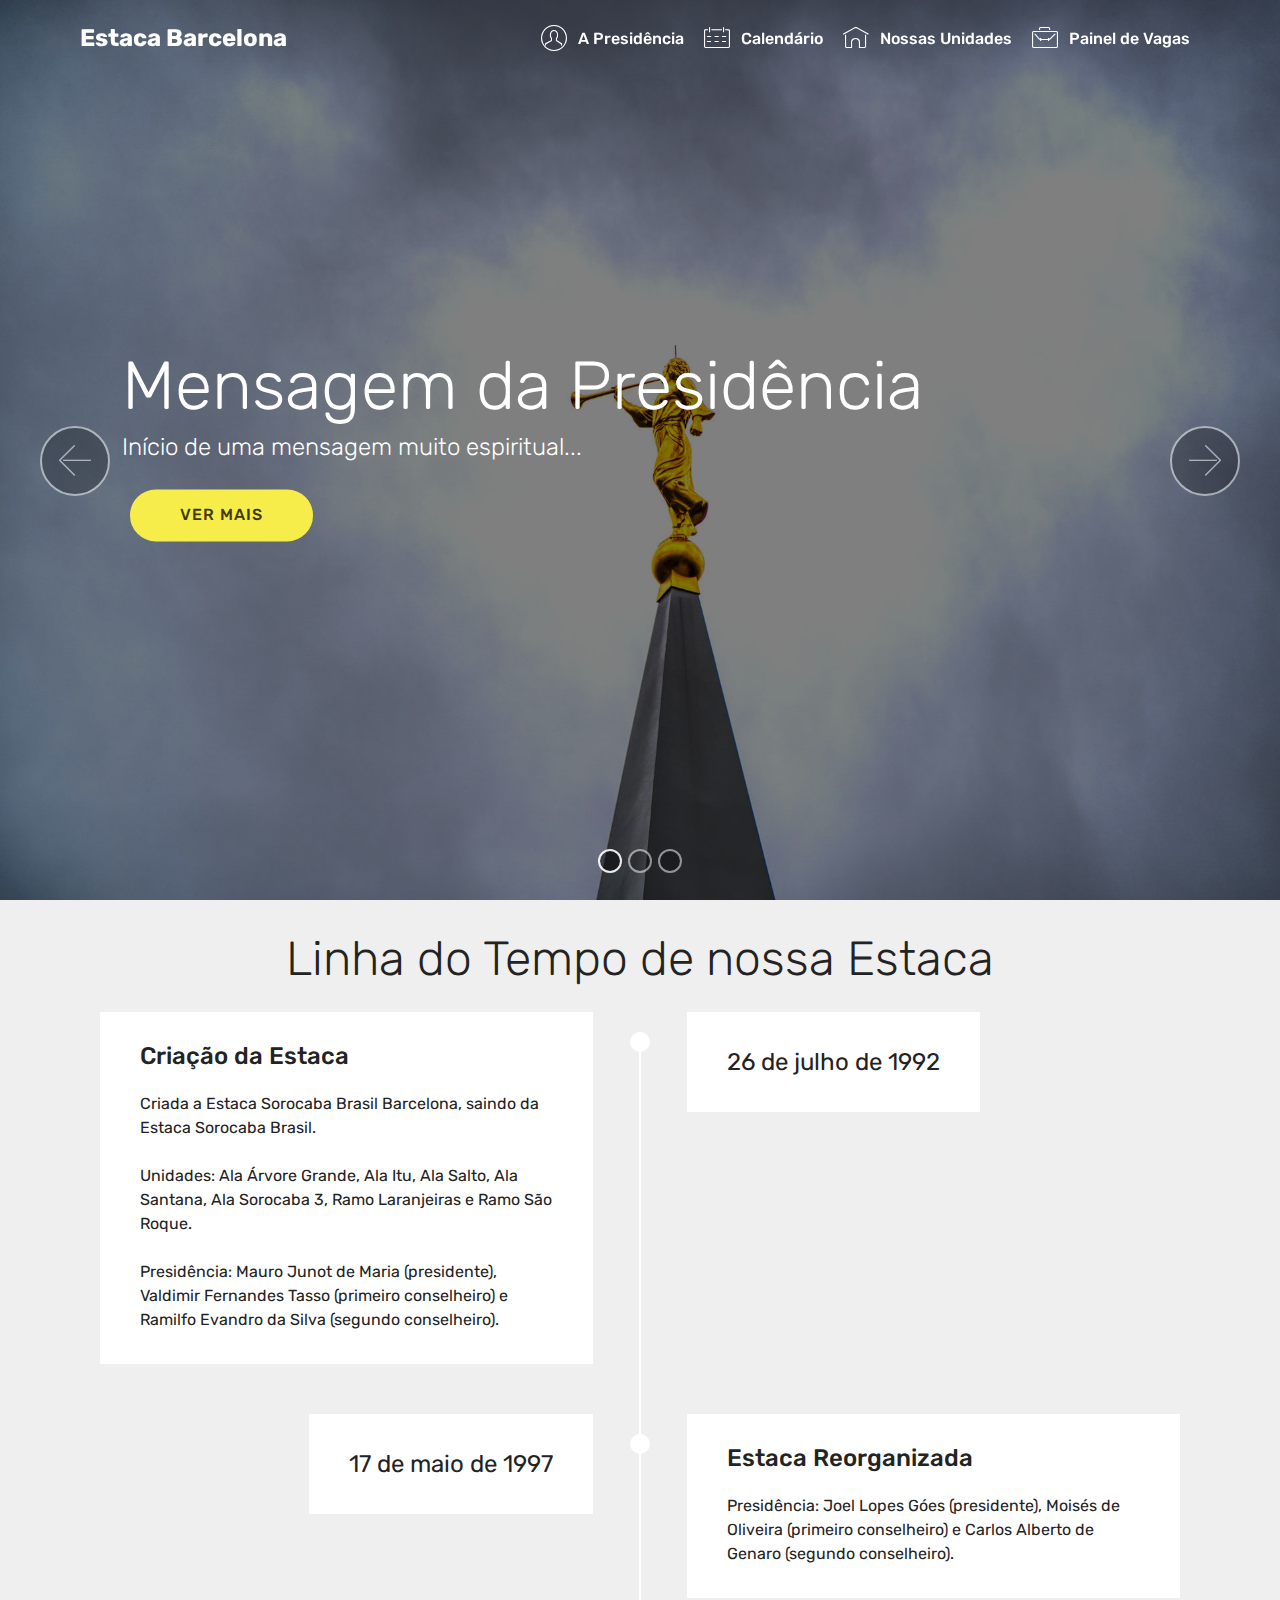
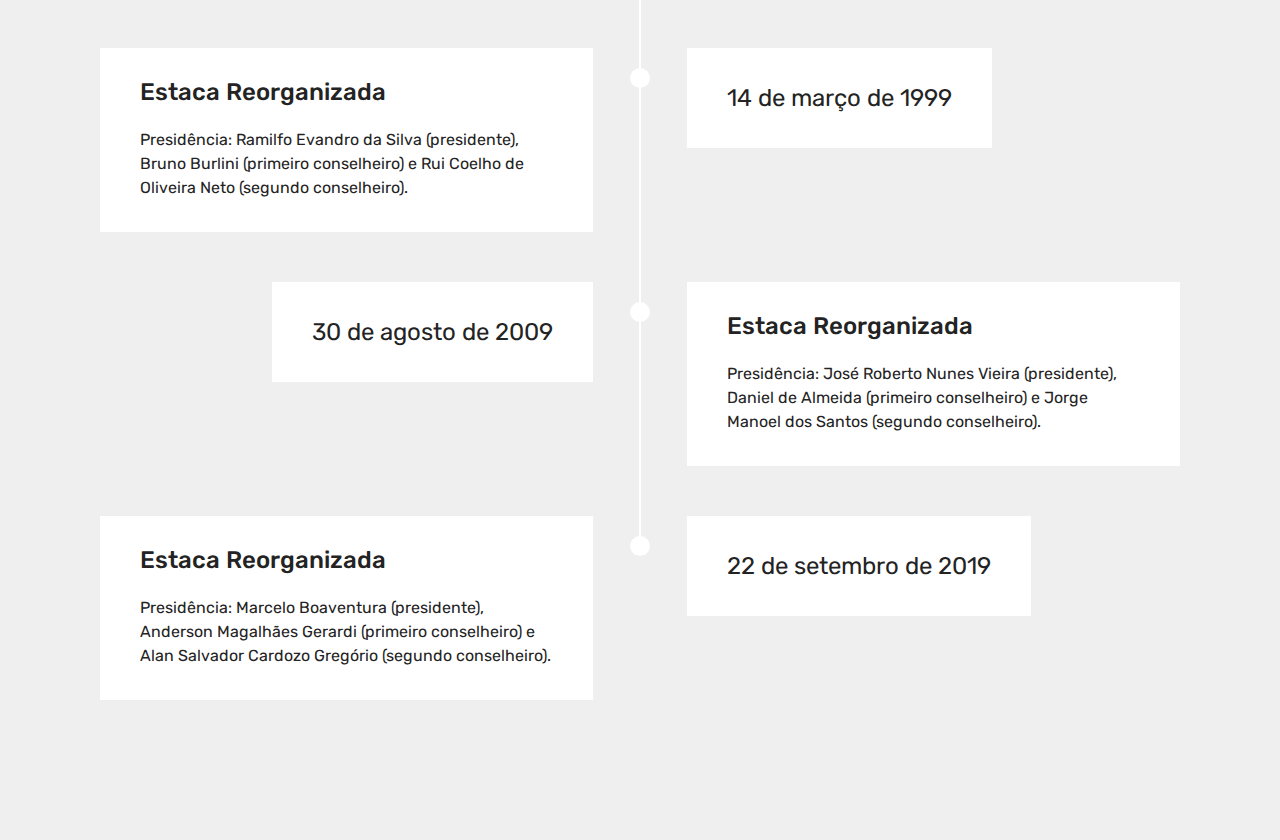
<file: index.html>
<!DOCTYPE html>
<html  >
<head>
  <!-- Site made with Mobirise Website Builder v4.11.5, https://mobirise.com -->
  <meta charset="UTF-8">
  <meta http-equiv="X-UA-Compatible" content="IE=edge">
  <meta name="generator" content="Mobirise v4.11.5, mobirise.com">
  <meta name="viewport" content="width=device-width, initial-scale=1, minimum-scale=1">
  <link rel="shortcut icon" href="assets/images/michael-hart-feqx6umd178-unsplash-128x87.png" type="image/x-icon">
  <meta name="description" content="">
  
  <title>Estaca Barcelona</title>
  <link rel="stylesheet" href="assets/web/assets/mobirise-icons/mobirise-icons.css">
  <link rel="stylesheet" href="assets/bootstrap/css/bootstrap.min.css">
  <link rel="stylesheet" href="assets/bootstrap/css/bootstrap-grid.min.css">
  <link rel="stylesheet" href="assets/bootstrap/css/bootstrap-reboot.min.css">
  <link rel="stylesheet" href="assets/tether/tether.min.css">
  <link rel="stylesheet" href="assets/dropdown/css/style.css">
  <link rel="stylesheet" href="assets/theme/css/style.css">
  <link rel="preload" as="style" href="assets/mobirise/css/mbr-additional.css"><link rel="stylesheet" href="assets/mobirise/css/mbr-additional.css" type="text/css">
  
  
  
</head>
<body>
  <section class="menu cid-rIMw6VHCi6" once="menu" id="menu1-e">

    

    <nav class="navbar navbar-expand beta-menu navbar-dropdown align-items-center navbar-fixed-top navbar-toggleable-sm bg-color transparent">
        <button class="navbar-toggler navbar-toggler-right" type="button" data-toggle="collapse" data-target="#navbarSupportedContent" aria-controls="navbarSupportedContent" aria-expanded="false" aria-label="Toggle navigation">
            <div class="hamburger">
                <span></span>
                <span></span>
                <span></span>
                <span></span>
            </div>
        </button>
        <div class="menu-logo">
            <div class="navbar-brand">
                
                <span class="navbar-caption-wrap"><a class="navbar-caption text-white display-5" href="index.html">Estaca Barcelona</a></span>
            </div>
        </div>
        <div class="collapse navbar-collapse" id="navbarSupportedContent">
            <ul class="navbar-nav nav-dropdown nav-right" data-app-modern-menu="true"><li class="nav-item">
                    <a class="nav-link link text-white display-4" href="presidencia.html"><span class="mbri-user mbr-iconfont mbr-iconfont-btn"></span>
                        
                        A Presidência</a>
                </li><li class="nav-item">
                    <a class="nav-link link text-white display-4" href="calendario.html"><span class="mbri-calendar mbr-iconfont mbr-iconfont-btn"></span>
                        Calendário</a>
                </li>
                <li class="nav-item"><a class="nav-link link text-white display-4" href="unidades.html"><span class="mbri-home mbr-iconfont mbr-iconfont-btn"></span>
                        Nossas Unidades</a></li><li class="nav-item"><a class="nav-link link text-white display-4" href="vagas.html"><span class="mbri-briefcase mbr-iconfont mbr-iconfont-btn"></span>Painel de Vagas</a></li></ul>
            
        </div>
    </nav>
</section>

<section class="engine"><a href="https://mobirise.info/x">free css templates</a></section><section class="carousel slide cid-rIMDL55oGq" data-interval="false" id="slider1-k">

    

    <div class="full-screen"><div class="mbr-slider slide carousel" data-pause="true" data-keyboard="false" data-ride="carousel" data-interval="5000"><ol class="carousel-indicators"><li data-app-prevent-settings="" data-target="#slider1-k" class=" active" data-slide-to="0"></li><li data-app-prevent-settings="" data-target="#slider1-k" data-slide-to="1"></li><li data-app-prevent-settings="" data-target="#slider1-k" data-slide-to="2"></li></ol><div class="carousel-inner" role="listbox"><div class="carousel-item slider-fullscreen-image active" data-bg-video-slide="false" style="background-image: url(assets/images/michael-hart-feqx6umd178-unsplash-2000x1355.jpg);"><div class="container container-slide"><div class="image_wrapper"><div class="mbr-overlay"></div><img src="assets/images/michael-hart-feqx6umd178-unsplash-2000x1355.jpg" alt="" title=""><div class="carousel-caption justify-content-center"><div class="col-10 align-left"><h2 class="mbr-fonts-style display-1">Mensagem da Presidência</h2><p class="lead mbr-text mbr-fonts-style display-5">Início de uma mensagem muito espiritual...</p><div class="mbr-section-btn" buttons="0"><a class="btn btn-success display-4" href="index.html">VER MAIS</a> </div></div></div></div></div></div><div class="carousel-item slider-fullscreen-image" data-bg-video-slide="false" style="background-image: url(assets/images/background3.jpg);"><div class="container container-slide"><div class="image_wrapper"><div class="mbr-overlay"></div><img src="assets/images/background3.jpg" alt="" title=""><div class="carousel-caption justify-content-center"><div class="col-10 align-left"><h2 class="mbr-fonts-style display-1">Painel de Vagas</h2><p class="lead mbr-text mbr-fonts-style display-5">Confira as últimas vagas de emprego adicionadas em nosso painel.</p><div class="mbr-section-btn" buttons="0"><a class="btn display-4 btn-success" href="vagas.html">VER MAIS</a> </div></div></div></div></div></div><div class="carousel-item slider-fullscreen-image" data-bg-video-slide="false" style="background-image: url(assets/images/mbr-1920x1280.jpeg);"><div class="container container-slide"><div class="image_wrapper"><div class="mbr-overlay"></div><img src="assets/images/mbr-1920x1280.jpeg" alt="" title=""><div class="carousel-caption justify-content-center"><div class="col-10 align-left"><h2 class="mbr-fonts-style display-1">Caravana ao Templo</h2><p class="lead mbr-text mbr-fonts-style display-5">Nossa próxima caravana ao templo será no dia XX de XXXX.</p></div></div></div></div></div></div><a data-app-prevent-settings="" class="carousel-control carousel-control-prev" role="button" data-slide="prev" href="#slider1-k"><span aria-hidden="true" class="mbri-left mbr-iconfont"></span><span class="sr-only">Previous</span></a><a data-app-prevent-settings="" class="carousel-control carousel-control-next" role="button" data-slide="next" href="#slider1-k"><span aria-hidden="true" class="mbri-right mbr-iconfont"></span><span class="sr-only">Next</span></a></div></div>

</section>

<section class="timeline1 cid-rIMMZjW3Ik" id="timeline1-l">

    

    

    <div class="container align-center">
        <h2 class="mbr-section-title pb-3 mbr-fonts-style display-2">Linha do Tempo de nossa Estaca</h2>
        

        <div class="container timelines-container" mbri-timelines="">
            <!--1-->
            <div class="row timeline-element reverse separline">
                 <div class="timeline-date-panel col-xs-12 col-md-6  align-left">         
                    <div class="time-line-date-content">
                        <p class="mbr-timeline-date mbr-fonts-style display-5">26 de julho de 1992</p>
                    </div>
                </div>
           <span class="iconBackground"></span>
            <div class="col-xs-12 col-md-6 align-right">
                <div class="timeline-text-content">
                    <h4 class="mbr-timeline-title pb-3 mbr-fonts-style display-5">Criação da Estaca</h4>
                    <p class="mbr-timeline-text mbr-fonts-style display-7">Criada a Estaca Sorocaba Brasil Barcelona, saindo da Estaca Sorocaba Brasil.<br><br>Unidades: Ala Árvore Grande, Ala Itu, Ala Salto, Ala Santana, Ala Sorocaba 3, Ramo Laranjeiras e Ramo São Roque.<br><br>Presidência: Mauro Junot de Maria (presidente), Valdimir Fernandes Tasso (primeiro conselheiro) e Ramilfo Evandro da Silva (segundo conselheiro).</p>
                 </div>
            </div>
            </div>
            <!--2-->
            <div class="row timeline-element  separline">
                <div class="timeline-date-panel col-xs-12 col-md-6 align-right">
                    <div class="time-line-date-content">
                        <p class="mbr-timeline-date mbr-fonts-style display-5">17 de maio de 1997</p>
                    </div>
                </div>
                <span class="iconBackground"></span>
                <div class="col-xs-12 col-md-6 align-left ">
                    <div class="timeline-text-content">
                        <h4 class="mbr-timeline-title pb-3 mbr-fonts-style display-5">Estaca Reorganizada</h4>
                        <p class="mbr-timeline-text mbr-fonts-style display-7">Presidência: Joel Lopes Góes (presidente), Moisés de Oliveira (primeiro conselheiro) e Carlos Alberto de Genaro (segundo conselheiro).</p>
                    </div>
                </div>
            </div>
            <!--3-->
            <div class="row timeline-element reverse separline">
                <div class="timeline-date-panel col-xs-12 col-md-6  align-left">
                    <div class="time-line-date-content">
                        <p class="mbr-timeline-date mbr-fonts-style display-5">14 de março de 1999</p>
                    </div>
                </div>
                <span class="iconBackground"></span>
                <div class="col-xs-12 col-md-6 align-right">
                    <div class="timeline-text-content">
                        <h4 class="mbr-timeline-title pb-3 mbr-fonts-style display-5">Estaca Reorganizada</h4>      
                        <p class="mbr-timeline-text mbr-fonts-style display-7">Presidência: Ramilfo Evandro da Silva (presidente), Bruno Burlini (primeiro conselheiro) e Rui Coelho de Oliveira Neto (segundo conselheiro).</p>
                    </div>
                </div>
            </div>
            <!--4-->
            <div class="row timeline-element  separline">
                <div class="timeline-date-panel col-xs-12 col-md-6 align-right">
                    <div class="time-line-date-content">
                        <p class="mbr-timeline-date mbr-fonts-style display-5">30 de agosto de 2009</p>
                    </div>
                </div>
                <span class="iconBackground"></span>
                <div class="col-xs-12 col-md-6 align-left ">
                    <div class="timeline-text-content">
                        <h4 class="mbr-timeline-title pb-3 mbr-fonts-style display-5">Estaca Reorganizada</h4>
                        <p class="mbr-timeline-text mbr-fonts-style display-7">Presidência: José Roberto Nunes Vieira (presidente), Daniel de Almeida (primeiro conselheiro) e Jorge Manoel dos Santos (segundo conselheiro).</p>
                    </div>
                </div>
            </div>
            <!--5-->
            <div class="row timeline-element reverse">
                <div class="timeline-date-panel col-xs-12 col-md-6  align-left">
                    <div class="time-line-date-content">
                        <p class="mbr-timeline-date mbr-fonts-style display-5">
                            22 de setembro de 2019                        </p>
                    </div>
                </div>
                <span class="iconBackground"></span>
                <div class="col-xs-12 col-md-6 align-right">
                    <div class="timeline-text-content">
                        <h4 class="mbr-timeline-title pb-3 mbr-fonts-style display-5">Estaca Reorganizada</h4>
                        <p class="mbr-timeline-text mbr-fonts-style display-7">Presidência: Marcelo Boaventura (presidente), Anderson Magalhães Gerardi (primeiro conselheiro) e Alan Salvador Cardozo Gregório (segundo conselheiro).</p>
                    </div>
                </div>
            </div>
            <!--6-->
            
            <!--7-->
            
            <!--8-->
            
            <!--9-->
            
            <!--10-->
            
            <!--11-->
            
            <!--12-->
            
        </div>
    </div>
</section>


  <script src="assets/web/assets/jquery/jquery.min.js"></script>
  <script src="assets/popper/popper.min.js"></script>
  <script src="assets/bootstrap/js/bootstrap.min.js"></script>
  <script src="assets/tether/tether.min.js"></script>
  <script src="assets/smoothscroll/smooth-scroll.js"></script>
  <script src="assets/touchswipe/jquery.touch-swipe.min.js"></script>
  <script src="assets/ytplayer/jquery.mb.ytplayer.min.js"></script>
  <script src="assets/vimeoplayer/jquery.mb.vimeo_player.js"></script>
  <script src="assets/bootstrapcarouselswipe/bootstrap-carousel-swipe.js"></script>
  <script src="assets/dropdown/js/nav-dropdown.js"></script>
  <script src="assets/dropdown/js/navbar-dropdown.js"></script>
  <script src="assets/theme/js/script.js"></script>
  <script src="assets/slidervideo/script.js"></script>
  
  
</body>
</html>
</file>
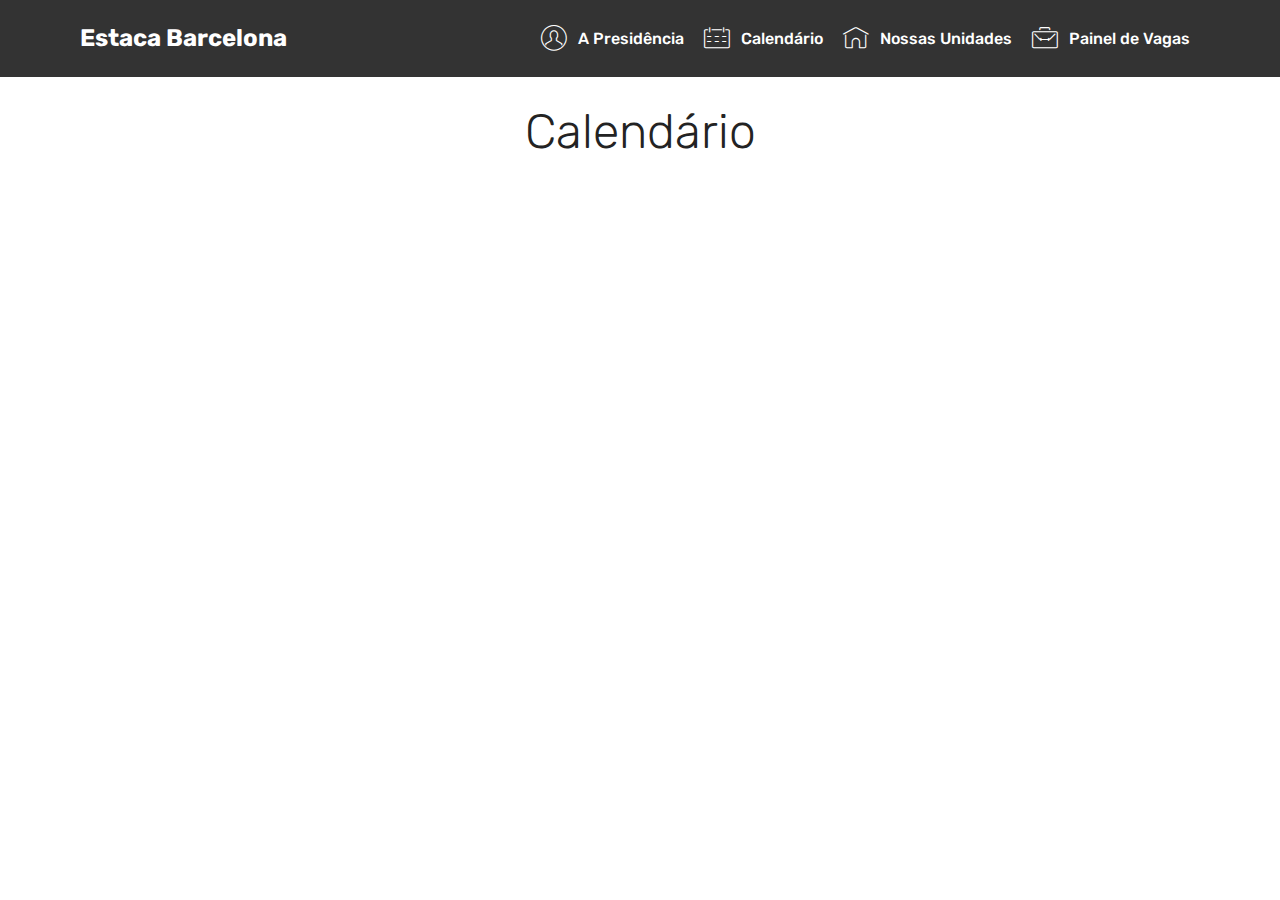
<file: calendario.html>
<!DOCTYPE html>
<html  >
<head>
  <!-- Site made with Mobirise Website Builder v4.11.5, https://mobirise.com -->
  <meta charset="UTF-8">
  <meta http-equiv="X-UA-Compatible" content="IE=edge">
  <meta name="generator" content="Mobirise v4.11.5, mobirise.com">
  <meta name="viewport" content="width=device-width, initial-scale=1, minimum-scale=1">
  <link rel="shortcut icon" href="assets/images/michael-hart-feqx6umd178-unsplash-128x87.png" type="image/x-icon">
  <meta name="description" content="">
  
  <title>Calendário</title>
  <link rel="stylesheet" href="assets/web/assets/mobirise-icons/mobirise-icons.css">
  <link rel="stylesheet" href="assets/bootstrap/css/bootstrap.min.css">
  <link rel="stylesheet" href="assets/bootstrap/css/bootstrap-grid.min.css">
  <link rel="stylesheet" href="assets/bootstrap/css/bootstrap-reboot.min.css">
  <link rel="stylesheet" href="assets/tether/tether.min.css">
  <link rel="stylesheet" href="assets/dropdown/css/style.css">
  <link rel="stylesheet" href="assets/theme/css/style.css">
  <link rel="preload" as="style" href="assets/mobirise/css/mbr-additional.css"><link rel="stylesheet" href="assets/mobirise/css/mbr-additional.css" type="text/css">
  
  
  
</head>
<body>
  <section class="menu cid-rIMw6VHCi6" once="menu" id="menu1-e">

    

    <nav class="navbar navbar-expand beta-menu navbar-dropdown align-items-center navbar-fixed-top navbar-toggleable-sm">
        <button class="navbar-toggler navbar-toggler-right" type="button" data-toggle="collapse" data-target="#navbarSupportedContent" aria-controls="navbarSupportedContent" aria-expanded="false" aria-label="Toggle navigation">
            <div class="hamburger">
                <span></span>
                <span></span>
                <span></span>
                <span></span>
            </div>
        </button>
        <div class="menu-logo">
            <div class="navbar-brand">
                
                <span class="navbar-caption-wrap"><a class="navbar-caption text-white display-5" href="index.html">Estaca Barcelona</a></span>
            </div>
        </div>
        <div class="collapse navbar-collapse" id="navbarSupportedContent">
            <ul class="navbar-nav nav-dropdown nav-right" data-app-modern-menu="true"><li class="nav-item">
                    <a class="nav-link link text-white display-4" href="presidencia.html"><span class="mbri-user mbr-iconfont mbr-iconfont-btn"></span>
                        
                        A Presidência</a>
                </li><li class="nav-item">
                    <a class="nav-link link text-white display-4" href="calendario.html"><span class="mbri-calendar mbr-iconfont mbr-iconfont-btn"></span>
                        Calendário</a>
                </li>
                <li class="nav-item"><a class="nav-link link text-white display-4" href="unidades.html"><span class="mbri-home mbr-iconfont mbr-iconfont-btn"></span>
                        Nossas Unidades</a></li><li class="nav-item"><a class="nav-link link text-white display-4" href="vagas.html"><span class="mbri-briefcase mbr-iconfont mbr-iconfont-btn"></span>Painel de Vagas</a></li></ul>
            
        </div>
    </nav>
</section>

<section class="engine"><a href="https://mobirise.info/e">make your own website for free</a></section><section class="mbr-section content4 cid-rIMyQDOnMk" id="content4-g">

    

    <div class="container">
        <div class="media-container-row">
            <div class="title col-12 col-md-8">
                <h2 class="align-center pb-3 mbr-fonts-style display-2">
                    <br>Calendário</h2>
                <h3 class="mbr-section-subtitle align-center mbr-light mbr-fonts-style display-5"></h3>
                
            </div>
        </div>
    </div>
</section>


  <script src="assets/web/assets/jquery/jquery.min.js"></script>
  <script src="assets/popper/popper.min.js"></script>
  <script src="assets/bootstrap/js/bootstrap.min.js"></script>
  <script src="assets/tether/tether.min.js"></script>
  <script src="assets/smoothscroll/smooth-scroll.js"></script>
  <script src="assets/dropdown/js/nav-dropdown.js"></script>
  <script src="assets/dropdown/js/navbar-dropdown.js"></script>
  <script src="assets/touchswipe/jquery.touch-swipe.min.js"></script>
  <script src="assets/theme/js/script.js"></script>
  
  
</body>
</html>
</file>
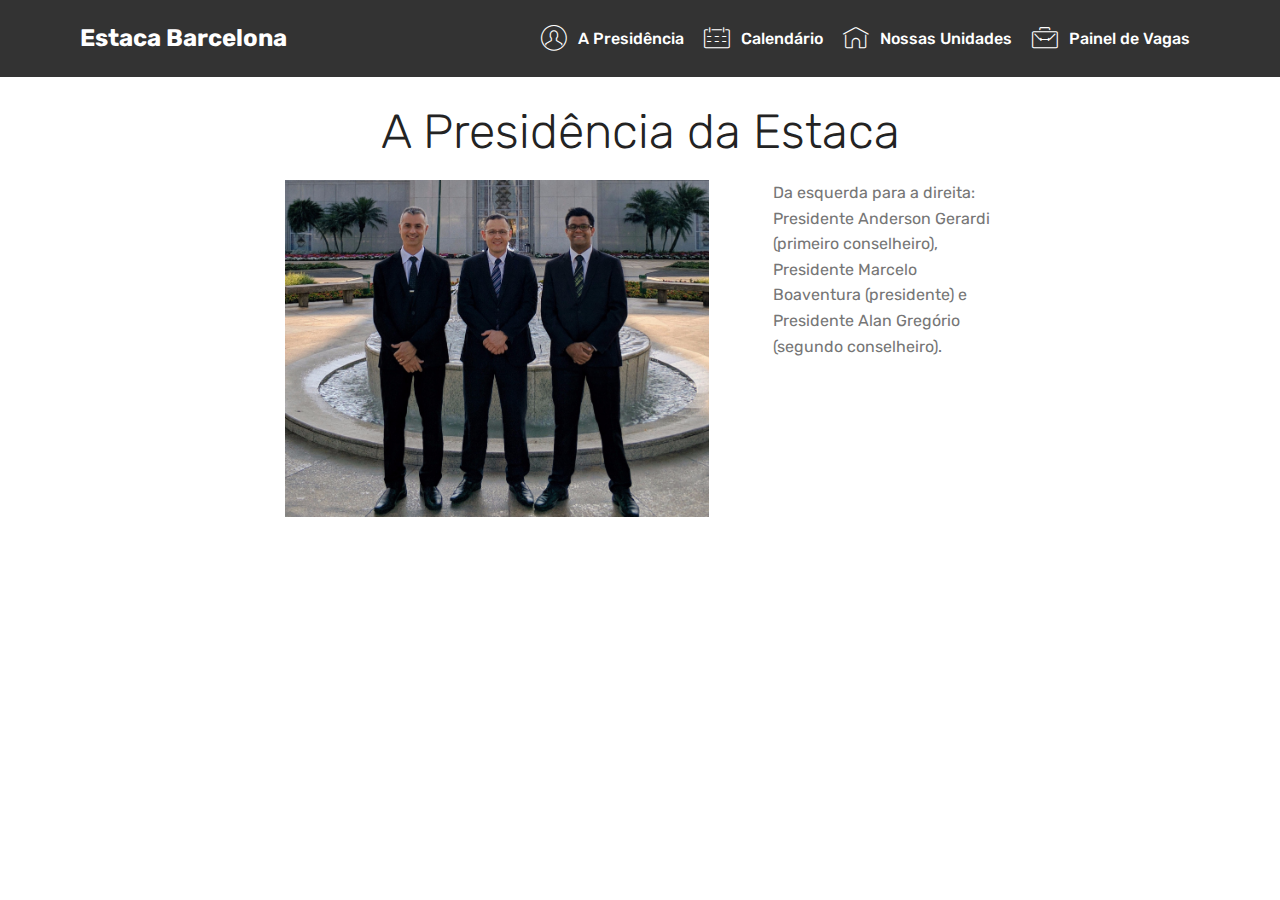
<file: presidencia.html>
<!DOCTYPE html>
<html  >
<head>
  <!-- Site made with Mobirise Website Builder v4.11.5, https://mobirise.com -->
  <meta charset="UTF-8">
  <meta http-equiv="X-UA-Compatible" content="IE=edge">
  <meta name="generator" content="Mobirise v4.11.5, mobirise.com">
  <meta name="viewport" content="width=device-width, initial-scale=1, minimum-scale=1">
  <link rel="shortcut icon" href="assets/images/michael-hart-feqx6umd178-unsplash-128x87.png" type="image/x-icon">
  <meta name="description" content="">
  
  <title>Presidência da Estaca</title>
  <link rel="stylesheet" href="assets/web/assets/mobirise-icons/mobirise-icons.css">
  <link rel="stylesheet" href="assets/bootstrap/css/bootstrap.min.css">
  <link rel="stylesheet" href="assets/bootstrap/css/bootstrap-grid.min.css">
  <link rel="stylesheet" href="assets/bootstrap/css/bootstrap-reboot.min.css">
  <link rel="stylesheet" href="assets/tether/tether.min.css">
  <link rel="stylesheet" href="assets/dropdown/css/style.css">
  <link rel="stylesheet" href="assets/theme/css/style.css">
  <link rel="preload" as="style" href="assets/mobirise/css/mbr-additional.css"><link rel="stylesheet" href="assets/mobirise/css/mbr-additional.css" type="text/css">
  
  
  
</head>
<body>
  <section class="menu cid-rIMw6VHCi6" once="menu" id="menu1-e">

    

    <nav class="navbar navbar-expand beta-menu navbar-dropdown align-items-center navbar-fixed-top navbar-toggleable-sm">
        <button class="navbar-toggler navbar-toggler-right" type="button" data-toggle="collapse" data-target="#navbarSupportedContent" aria-controls="navbarSupportedContent" aria-expanded="false" aria-label="Toggle navigation">
            <div class="hamburger">
                <span></span>
                <span></span>
                <span></span>
                <span></span>
            </div>
        </button>
        <div class="menu-logo">
            <div class="navbar-brand">
                
                <span class="navbar-caption-wrap"><a class="navbar-caption text-white display-5" href="index.html">Estaca Barcelona</a></span>
            </div>
        </div>
        <div class="collapse navbar-collapse" id="navbarSupportedContent">
            <ul class="navbar-nav nav-dropdown nav-right" data-app-modern-menu="true"><li class="nav-item">
                    <a class="nav-link link text-white display-4" href="presidencia.html"><span class="mbri-user mbr-iconfont mbr-iconfont-btn"></span>
                        
                        A Presidência</a>
                </li><li class="nav-item">
                    <a class="nav-link link text-white display-4" href="calendario.html"><span class="mbri-calendar mbr-iconfont mbr-iconfont-btn"></span>
                        Calendário</a>
                </li>
                <li class="nav-item"><a class="nav-link link text-white display-4" href="unidades.html"><span class="mbri-home mbr-iconfont mbr-iconfont-btn"></span>
                        Nossas Unidades</a></li><li class="nav-item"><a class="nav-link link text-white display-4" href="vagas.html"><span class="mbri-briefcase mbr-iconfont mbr-iconfont-btn"></span>Painel de Vagas</a></li></ul>
            
        </div>
    </nav>
</section>

<section class="engine"><a href="https://mobirise.info/b">how to create a site</a></section><section class="mbr-section content4 cid-rIMytRxqZt" id="content4-f">

    

    <div class="container">
        <div class="media-container-row">
            <div class="title col-12 col-md-8">
                <h2 class="align-center pb-3 mbr-fonts-style display-2">
                    <br>A Presidência da Estaca</h2>
                
                
            </div>
        </div>
    </div>
</section>

<section class="mbr-section content6 cid-rIN2AgmFDL" id="content6-n">
    
     
    
    <div class="container">
        <div class="media-container-row">
            <div class="col-12 col-md-8">
                <div class="media-container-row">
                    <div class="mbr-figure" style="width: 200%;">
                      <img src="assets/images/img-20191116-163433-null-1-2732x3652.jpeg" alt="Presidência da Estaca" title="Presidência da Estaca">  
                    </div>
                    <div class="media-content">
                        <div class="mbr-section-text">
                            <p class="mbr-text mb-0 mbr-fonts-style display-7">Da esquerda para a direita: Presidente Anderson Gerardi (primeiro conselheiro), Presidente Marcelo Boaventura (presidente) e Presidente Alan Gregório (segundo conselheiro).
                            </p>
                        </div>
                    </div>
                </div>
            </div>
        </div>
    </div>
</section>


  <script src="assets/web/assets/jquery/jquery.min.js"></script>
  <script src="assets/popper/popper.min.js"></script>
  <script src="assets/bootstrap/js/bootstrap.min.js"></script>
  <script src="assets/tether/tether.min.js"></script>
  <script src="assets/smoothscroll/smooth-scroll.js"></script>
  <script src="assets/dropdown/js/nav-dropdown.js"></script>
  <script src="assets/dropdown/js/navbar-dropdown.js"></script>
  <script src="assets/touchswipe/jquery.touch-swipe.min.js"></script>
  <script src="assets/theme/js/script.js"></script>
  
  
</body>
</html>
</file>
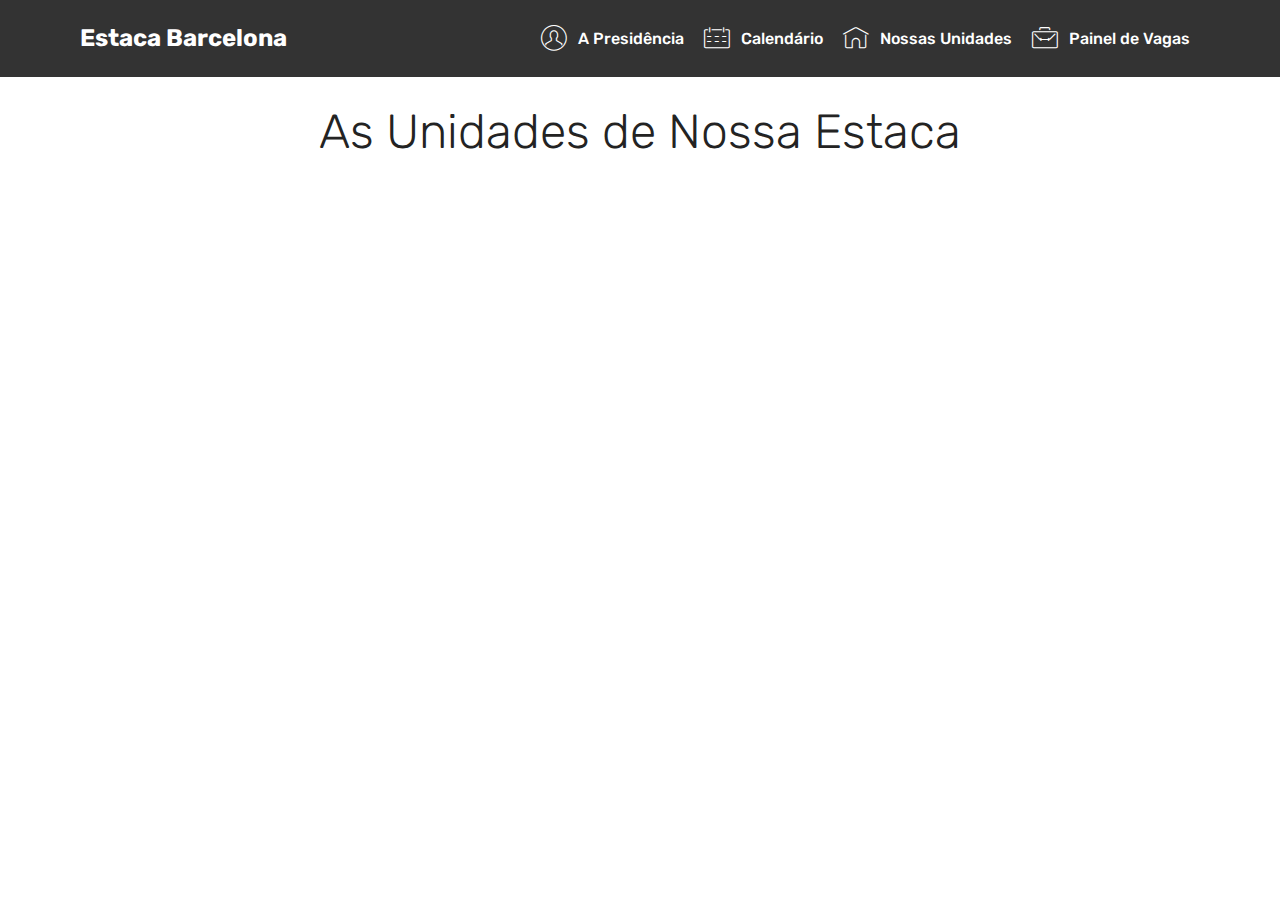
<file: unidades.html>
<!DOCTYPE html>
<html  >
<head>
  <!-- Site made with Mobirise Website Builder v4.11.5, https://mobirise.com -->
  <meta charset="UTF-8">
  <meta http-equiv="X-UA-Compatible" content="IE=edge">
  <meta name="generator" content="Mobirise v4.11.5, mobirise.com">
  <meta name="viewport" content="width=device-width, initial-scale=1, minimum-scale=1">
  <link rel="shortcut icon" href="assets/images/michael-hart-feqx6umd178-unsplash-128x87.png" type="image/x-icon">
  <meta name="description" content="">
  
  <title>Unidades</title>
  <link rel="stylesheet" href="assets/web/assets/mobirise-icons/mobirise-icons.css">
  <link rel="stylesheet" href="assets/bootstrap/css/bootstrap.min.css">
  <link rel="stylesheet" href="assets/bootstrap/css/bootstrap-grid.min.css">
  <link rel="stylesheet" href="assets/bootstrap/css/bootstrap-reboot.min.css">
  <link rel="stylesheet" href="assets/tether/tether.min.css">
  <link rel="stylesheet" href="assets/dropdown/css/style.css">
  <link rel="stylesheet" href="assets/theme/css/style.css">
  <link rel="preload" as="style" href="assets/mobirise/css/mbr-additional.css"><link rel="stylesheet" href="assets/mobirise/css/mbr-additional.css" type="text/css">
  
  
  
</head>
<body>
  <section class="menu cid-rIMw6VHCi6" once="menu" id="menu1-e">

    

    <nav class="navbar navbar-expand beta-menu navbar-dropdown align-items-center navbar-fixed-top navbar-toggleable-sm">
        <button class="navbar-toggler navbar-toggler-right" type="button" data-toggle="collapse" data-target="#navbarSupportedContent" aria-controls="navbarSupportedContent" aria-expanded="false" aria-label="Toggle navigation">
            <div class="hamburger">
                <span></span>
                <span></span>
                <span></span>
                <span></span>
            </div>
        </button>
        <div class="menu-logo">
            <div class="navbar-brand">
                
                <span class="navbar-caption-wrap"><a class="navbar-caption text-white display-5" href="index.html">Estaca Barcelona</a></span>
            </div>
        </div>
        <div class="collapse navbar-collapse" id="navbarSupportedContent">
            <ul class="navbar-nav nav-dropdown nav-right" data-app-modern-menu="true"><li class="nav-item">
                    <a class="nav-link link text-white display-4" href="presidencia.html"><span class="mbri-user mbr-iconfont mbr-iconfont-btn"></span>
                        
                        A Presidência</a>
                </li><li class="nav-item">
                    <a class="nav-link link text-white display-4" href="calendario.html"><span class="mbri-calendar mbr-iconfont mbr-iconfont-btn"></span>
                        Calendário</a>
                </li>
                <li class="nav-item"><a class="nav-link link text-white display-4" href="unidades.html"><span class="mbri-home mbr-iconfont mbr-iconfont-btn"></span>
                        Nossas Unidades</a></li><li class="nav-item"><a class="nav-link link text-white display-4" href="vagas.html"><span class="mbri-briefcase mbr-iconfont mbr-iconfont-btn"></span>Painel de Vagas</a></li></ul>
            
        </div>
    </nav>
</section>

<section class="engine"><a href="https://mobirise.info/x">free css templates</a></section><section class="mbr-section content4 cid-rIMyZoLYi8" id="content4-h">

    

    <div class="container">
        <div class="media-container-row">
            <div class="title col-12 col-md-8">
                <h2 class="align-center pb-3 mbr-fonts-style display-2"><br>As Unidades de Nossa Estaca</h2>
                <h3 class="mbr-section-subtitle align-center mbr-light mbr-fonts-style display-5"></h3>
                
            </div>
        </div>
    </div>
</section>


  <script src="assets/web/assets/jquery/jquery.min.js"></script>
  <script src="assets/popper/popper.min.js"></script>
  <script src="assets/bootstrap/js/bootstrap.min.js"></script>
  <script src="assets/tether/tether.min.js"></script>
  <script src="assets/smoothscroll/smooth-scroll.js"></script>
  <script src="assets/dropdown/js/nav-dropdown.js"></script>
  <script src="assets/dropdown/js/navbar-dropdown.js"></script>
  <script src="assets/touchswipe/jquery.touch-swipe.min.js"></script>
  <script src="assets/theme/js/script.js"></script>
  
  
</body>
</html>
</file>
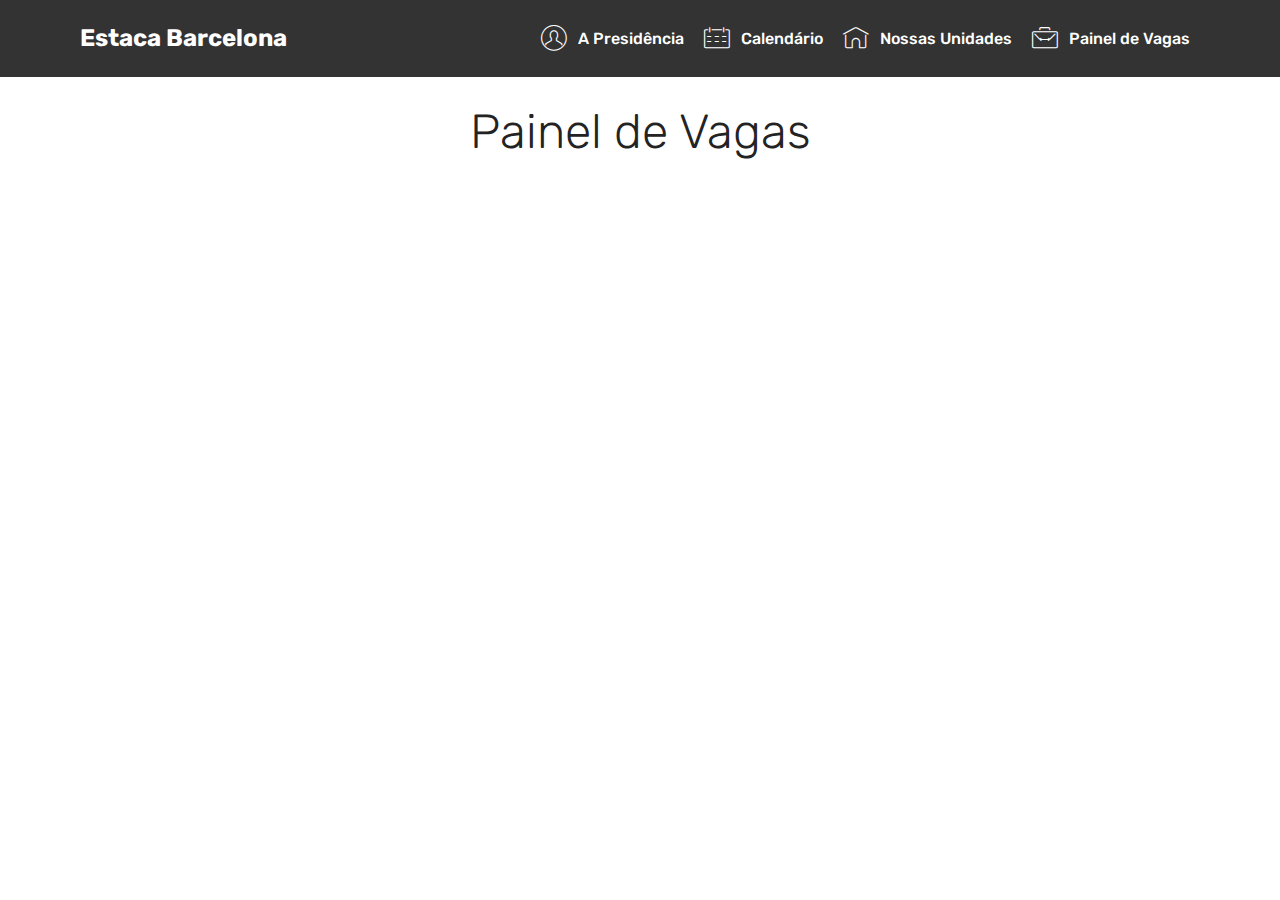
<file: vagas.html>
<!DOCTYPE html>
<html  >
<head>
  <!-- Site made with Mobirise Website Builder v4.11.5, https://mobirise.com -->
  <meta charset="UTF-8">
  <meta http-equiv="X-UA-Compatible" content="IE=edge">
  <meta name="generator" content="Mobirise v4.11.5, mobirise.com">
  <meta name="viewport" content="width=device-width, initial-scale=1, minimum-scale=1">
  <link rel="shortcut icon" href="assets/images/michael-hart-feqx6umd178-unsplash-128x87.png" type="image/x-icon">
  <meta name="description" content="">
  
  <title>Painel de Vagas</title>
  <link rel="stylesheet" href="assets/web/assets/mobirise-icons/mobirise-icons.css">
  <link rel="stylesheet" href="assets/bootstrap/css/bootstrap.min.css">
  <link rel="stylesheet" href="assets/bootstrap/css/bootstrap-grid.min.css">
  <link rel="stylesheet" href="assets/bootstrap/css/bootstrap-reboot.min.css">
  <link rel="stylesheet" href="assets/tether/tether.min.css">
  <link rel="stylesheet" href="assets/dropdown/css/style.css">
  <link rel="stylesheet" href="assets/theme/css/style.css">
  <link rel="preload" as="style" href="assets/mobirise/css/mbr-additional.css"><link rel="stylesheet" href="assets/mobirise/css/mbr-additional.css" type="text/css">
  
  
  
</head>
<body>
  <section class="menu cid-rIMw6VHCi6" once="menu" id="menu1-e">

    

    <nav class="navbar navbar-expand beta-menu navbar-dropdown align-items-center navbar-fixed-top navbar-toggleable-sm">
        <button class="navbar-toggler navbar-toggler-right" type="button" data-toggle="collapse" data-target="#navbarSupportedContent" aria-controls="navbarSupportedContent" aria-expanded="false" aria-label="Toggle navigation">
            <div class="hamburger">
                <span></span>
                <span></span>
                <span></span>
                <span></span>
            </div>
        </button>
        <div class="menu-logo">
            <div class="navbar-brand">
                
                <span class="navbar-caption-wrap"><a class="navbar-caption text-white display-5" href="index.html">Estaca Barcelona</a></span>
            </div>
        </div>
        <div class="collapse navbar-collapse" id="navbarSupportedContent">
            <ul class="navbar-nav nav-dropdown nav-right" data-app-modern-menu="true"><li class="nav-item">
                    <a class="nav-link link text-white display-4" href="presidencia.html"><span class="mbri-user mbr-iconfont mbr-iconfont-btn"></span>
                        
                        A Presidência</a>
                </li><li class="nav-item">
                    <a class="nav-link link text-white display-4" href="calendario.html"><span class="mbri-calendar mbr-iconfont mbr-iconfont-btn"></span>
                        Calendário</a>
                </li>
                <li class="nav-item"><a class="nav-link link text-white display-4" href="unidades.html"><span class="mbri-home mbr-iconfont mbr-iconfont-btn"></span>
                        Nossas Unidades</a></li><li class="nav-item"><a class="nav-link link text-white display-4" href="vagas.html"><span class="mbri-briefcase mbr-iconfont mbr-iconfont-btn"></span>Painel de Vagas</a></li></ul>
            
        </div>
    </nav>
</section>

<section class="engine"><a href="https://mobirise.info/q">responsive website templates</a></section><section class="mbr-section content4 cid-rIMz8fzOsC" id="content4-i">

    

    <div class="container">
        <div class="media-container-row">
            <div class="title col-12 col-md-8">
                <h2 class="align-center pb-3 mbr-fonts-style display-2">
                    <br>Painel de Vagas</h2>
                <h3 class="mbr-section-subtitle align-center mbr-light mbr-fonts-style display-5"></h3>
                
            </div>
        </div>
    </div>
</section>


  <script src="assets/web/assets/jquery/jquery.min.js"></script>
  <script src="assets/popper/popper.min.js"></script>
  <script src="assets/bootstrap/js/bootstrap.min.js"></script>
  <script src="assets/tether/tether.min.js"></script>
  <script src="assets/smoothscroll/smooth-scroll.js"></script>
  <script src="assets/dropdown/js/nav-dropdown.js"></script>
  <script src="assets/dropdown/js/navbar-dropdown.js"></script>
  <script src="assets/touchswipe/jquery.touch-swipe.min.js"></script>
  <script src="assets/theme/js/script.js"></script>
  
  
</body>
</html>
</file>
<file: assets/web/assets/mobirise-icons/mobirise-icons.css>
@font-face {
  font-family: 'MobiriseIcons';
  src:  url('mobirise-icons.eot?spat4u');
  src:  url('mobirise-icons.eot?spat4u#iefix') format('embedded-opentype'),
    url('mobirise-icons.ttf?spat4u') format('truetype'),
    url('mobirise-icons.woff?spat4u') format('woff'),
    url('mobirise-icons.svg?spat4u#MobiriseIcons') format('svg');
  font-weight: normal;
  font-style: normal;
  font-display: swap;
}

[class^="mbri-"], [class*=" mbri-"] {
  /* use !important to prevent issues with browser extensions that change fonts */
  font-family: MobiriseIcons !important;
  speak: none;
  font-style: normal;
  font-weight: normal;
  font-variant: normal;
  text-transform: none;
  line-height: 1;

  /* Better Font Rendering =========== */
  -webkit-font-smoothing: antialiased;
  -moz-osx-font-smoothing: grayscale;
}

.mbri-add-submenu:before {
  content: "\e900";
}
.mbri-alert:before {
  content: "\e901";
}
.mbri-align-center:before {
  content: "\e902";
}
.mbri-align-justify:before {
  content: "\e903";
}
.mbri-align-left:before {
  content: "\e904";
}
.mbri-align-right:before {
  content: "\e905";
}
.mbri-android:before {
  content: "\e906";
}
.mbri-apple:before {
  content: "\e907";
}
.mbri-arrow-down:before {
  content: "\e908";
}
.mbri-arrow-next:before {
  content: "\e909";
}
.mbri-arrow-prev:before {
  content: "\e90a";
}
.mbri-arrow-up:before {
  content: "\e90b";
}
.mbri-bold:before {
  content: "\e90c";
}
.mbri-bookmark:before {
  content: "\e90d";
}
.mbri-bootstrap:before {
  content: "\e90e";
}
.mbri-briefcase:before {
  content: "\e90f";
}
.mbri-browse:before {
  content: "\e910";
}
.mbri-bulleted-list:before {
  content: "\e911";
}
.mbri-calendar:before {
  content: "\e912";
}
.mbri-camera:before {
  content: "\e913";
}
.mbri-cart-add:before {
  content: "\e914";
}
.mbri-cart-full:before {
  content: "\e915";
}
.mbri-cash:before {
  content: "\e916";
}
.mbri-change-style:before {
  content: "\e917";
}
.mbri-chat:before {
  content: "\e918";
}
.mbri-clock:before {
  content: "\e919";
}
.mbri-close:before {
  content: "\e91a";
}
.mbri-cloud:before {
  content: "\e91b";
}
.mbri-code:before {
  content: "\e91c";
}
.mbri-contact-form:before {
  content: "\e91d";
}
.mbri-credit-card:before {
  content: "\e91e";
}
.mbri-cursor-click:before {
  content: "\e91f";
}
.mbri-cust-feedback:before {
  content: "\e920";
}
.mbri-database:before {
  content: "\e921";
}
.mbri-delivery:before {
  content: "\e922";
}
.mbri-desktop:before {
  content: "\e923";
}
.mbri-devices:before {
  content: "\e924";
}
.mbri-down:before {
  content: "\e925";
}
.mbri-download:before {
  content: "\e989";
}
.mbri-drag-n-drop:before {
  content: "\e927";
}
.mbri-drag-n-drop2:before {
  content: "\e928";
}
.mbri-edit:before {
  content: "\e929";
}
.mbri-edit2:before {
  content: "\e92a";
}
.mbri-error:before {
  content: "\e92b";
}
.mbri-extension:before {
  content: "\e92c";
}
.mbri-features:before {
  content: "\e92d";
}
.mbri-file:before {
  content: "\e92e";
}
.mbri-flag:before {
  content: "\e92f";
}
.mbri-folder:before {
  content: "\e930";
}
.mbri-gift:before {
  content: "\e931";
}
.mbri-github:before {
  content: "\e932";
}
.mbri-globe:before {
  content: "\e933";
}
.mbri-globe-2:before {
  content: "\e934";
}
.mbri-growing-chart:before {
  content: "\e935";
}
.mbri-hearth:before {
  content: "\e936";
}
.mbri-help:before {
  content: "\e937";
}
.mbri-home:before {
  content: "\e938";
}
.mbri-hot-cup:before {
  content: "\e939";
}
.mbri-idea:before {
  content: "\e93a";
}
.mbri-image-gallery:before {
  content: "\e93b";
}
.mbri-image-slider:before {
  content: "\e93c";
}
.mbri-info:before {
  content: "\e93d";
}
.mbri-italic:before {
  content: "\e93e";
}
.mbri-key:before {
  content: "\e93f";
}
.mbri-laptop:before {
  content: "\e940";
}
.mbri-layers:before {
  content: "\e941";
}
.mbri-left-right:before {
  content: "\e942";
}
.mbri-left:before {
  content: "\e943";
}
.mbri-letter:before {
  content: "\e944";
}
.mbri-like:before {
  content: "\e945";
}
.mbri-link:before {
  content: "\e946";
}
.mbri-lock:before {
  content: "\e947";
}
.mbri-login:before {
  content: "\e948";
}
.mbri-logout:before {
  content: "\e949";
}
.mbri-magic-stick:before {
  content: "\e94a";
}
.mbri-map-pin:before {
  content: "\e94b";
}
.mbri-menu:before {
  content: "\e94c";
}
.mbri-mobile:before {
  content: "\e94d";
}
.mbri-mobile2:before {
  content: "\e94e";
}
.mbri-mobirise:before {
  content: "\e94f";
}
.mbri-more-horizontal:before {
  content: "\e950";
}
.mbri-more-vertical:before {
  content: "\e951";
}
.mbri-music:before {
  content: "\e952";
}
.mbri-new-file:before {
  content: "\e953";
}
.mbri-numbered-list:before {
  content: "\e954";
}
.mbri-opened-folder:before {
  content: "\e955";
}
.mbri-pages:before {
  content: "\e956";
}
.mbri-paper-plane:before {
  content: "\e957";
}
.mbri-paperclip:before {
  content: "\e958";
}
.mbri-photo:before {
  content: "\e959";
}
.mbri-photos:before {
  content: "\e95a";
}
.mbri-pin:before {
  content: "\e95b";
}
.mbri-play:before {
  content: "\e95c";
}
.mbri-plus:before {
  content: "\e95d";
}
.mbri-preview:before {
  content: "\e95e";
}
.mbri-print:before {
  content: "\e95f";
}
.mbri-protect:before {
  content: "\e960";
}
.mbri-question:before {
  content: "\e961";
}
.mbri-quote-left:before {
  content: "\e962";
}
.mbri-quote-right:before {
  content: "\e963";
}
.mbri-refresh:before {
  content: "\e964";
}
.mbri-responsive:before {
  content: "\e965";
}
.mbri-right:before {
  content: "\e966";
}
.mbri-rocket:before {
  content: "\e967";
}
.mbri-sad-face:before {
  content: "\e968";
}
.mbri-sale:before {
  content: "\e969";
}
.mbri-save:before {
  content: "\e96a";
}
.mbri-search:before {
  content: "\e96b";
}
.mbri-setting:before {
  content: "\e96c";
}
.mbri-setting2:before {
  content: "\e96d";
}
.mbri-setting3:before {
  content: "\e96e";
}
.mbri-share:before {
  content: "\e96f";
}
.mbri-shopping-bag:before {
  content: "\e970";
}
.mbri-shopping-basket:before {
  content: "\e971";
}
.mbri-shopping-cart:before {
  content: "\e972";
}
.mbri-sites:before {
  content: "\e973";
}
.mbri-smile-face:before {
  content: "\e974";
}
.mbri-speed:before {
  content: "\e975";
}
.mbri-star:before {
  content: "\e976";
}
.mbri-success:before {
  content: "\e977";
}
.mbri-sun:before {
  content: "\e978";
}
.mbri-sun2:before {
  content: "\e979";
}
.mbri-tablet:before {
  content: "\e97a";
}
.mbri-tablet-vertical:before {
  content: "\e97b";
}
.mbri-target:before {
  content: "\e97c";
}
.mbri-timer:before {
  content: "\e97d";
}
.mbri-to-ftp:before {
  content: "\e97e";
}
.mbri-to-local-drive:before {
  content: "\e97f";
}
.mbri-touch-swipe:before {
  content: "\e980";
}
.mbri-touch:before {
  content: "\e981";
}
.mbri-trash:before {
  content: "\e982";
}
.mbri-underline:before {
  content: "\e983";
}
.mbri-unlink:before {
  content: "\e984";
}
.mbri-unlock:before {
  content: "\e985";
}
.mbri-up-down:before {
  content: "\e986";
}
.mbri-up:before {
  content: "\e987";
}
.mbri-update:before {
  content: "\e988";
}
.mbri-upload:before {
 content: "\e926"; 
}
.mbri-user:before {
  content: "\e98a";
}
.mbri-user2:before {
  content: "\e98b";
}
.mbri-users:before {
  content: "\e98c";
}
.mbri-video:before {
  content: "\e98d";
}
.mbri-video-play:before {
  content: "\e98e";
}
.mbri-watch:before {
  content: "\e98f";
}
.mbri-website-theme:before {
  content: "\e990";
}
.mbri-wifi:before {
  content: "\e991";
}
.mbri-windows:before {
  content: "\e992";
}
.mbri-zoom-out:before {
  content: "\e993";
}
.mbri-redo:before {
  content: "\e994";
}
.mbri-undo:before {
  content: "\e995";
}
</file>
<file: assets/dropdown/css/style.css>
.navbar-dropdown {
  left: 0;
  padding: 0;
  position: absolute;
  right: 0;
  top: 0;
  transition: all 0.45s ease;
  z-index: 1030;
  background: #282828; }
  .navbar-dropdown .navbar-logo {
    margin-right: 0.8rem;
    transition: margin 0.3s ease-in-out;
    vertical-align: middle; }
    .navbar-dropdown .navbar-logo img {
      height: 3.125rem;
      transition: all 0.3s ease-in-out; }
    .navbar-dropdown .navbar-logo.mbr-iconfont {
      font-size: 3.125rem;
      line-height: 3.125rem; }
  .navbar-dropdown .navbar-caption {
    font-weight: 700;
    white-space: normal;
    vertical-align: -4px;
    line-height: 3.125rem !important; }
    .navbar-dropdown .navbar-caption, .navbar-dropdown .navbar-caption:hover {
      color: inherit;
      text-decoration: none; }
  .navbar-dropdown .mbr-iconfont + .navbar-caption {
    vertical-align: -1px; }
  .navbar-dropdown.navbar-fixed-top {
    position: fixed; }
  .navbar-dropdown .navbar-brand span {
    vertical-align: -4px; }
  .navbar-dropdown.bg-color.transparent {
    background: none; }
  .navbar-dropdown.navbar-short .navbar-brand {
    padding: 0.625rem 0; }
    .navbar-dropdown.navbar-short .navbar-brand span {
      vertical-align: -1px; }
  .navbar-dropdown.navbar-short .navbar-caption {
    line-height: 2.375rem !important;
    vertical-align: -2px; }
  .navbar-dropdown.navbar-short .navbar-logo {
    margin-right: 0.5rem; }
    .navbar-dropdown.navbar-short .navbar-logo img {
      height: 2.375rem; }
    .navbar-dropdown.navbar-short .navbar-logo.mbr-iconfont {
      font-size: 2.375rem;
      line-height: 2.375rem; }
  .navbar-dropdown.navbar-short .mbr-table-cell {
    height: 3.625rem; }
  .navbar-dropdown .navbar-close {
    left: 0.6875rem;
    position: fixed;
    top: 0.75rem;
    z-index: 1000; }
  .navbar-dropdown .hamburger-icon {
    content: "";
    display: inline-block;
    vertical-align: middle;
    width: 16px;
    -webkit-box-shadow: 0 -6px 0 1px #282828,0 0 0 1px #282828,0 6px 0 1px #282828;
    -moz-box-shadow: 0 -6px 0 1px #282828,0 0 0 1px #282828,0 6px 0 1px #282828;
    box-shadow: 0 -6px 0 1px #282828,0 0 0 1px #282828,0 6px 0 1px #282828; }

.dropdown-menu .dropdown-toggle[data-toggle="dropdown-submenu"]::after {
  border-bottom: 0.35em solid transparent;
  border-left: 0.35em solid;
  border-right: 0;
  border-top: 0.35em solid transparent;
  margin-left: 0.3rem; }

.dropdown-menu .dropdown-item:focus {
  outline: 0; }

.nav-dropdown {
  font-size: 0.75rem;
  font-weight: 500;
  height: auto !important; }
  .nav-dropdown .nav-btn {
    padding-left: 1rem; }
  .nav-dropdown .link {
    margin: .667em 1.667em;
    font-weight: 500;
    padding: 0;
    transition: color .2s ease-in-out; }
    .nav-dropdown .link.dropdown-toggle {
      margin-right: 2.583em; }
      .nav-dropdown .link.dropdown-toggle::after {
        margin-left: .25rem;
        border-top: 0.35em solid;
        border-right: 0.35em solid transparent;
        border-left: 0.35em solid transparent;
        border-bottom: 0; }
      .nav-dropdown .link.dropdown-toggle[aria-expanded="true"] {
        margin: 0;
        padding: 0.667em 3.263em  0.667em 1.667em; }
  .nav-dropdown .link::after,
  .nav-dropdown .dropdown-item::after {
    color: inherit; }
  .nav-dropdown .btn {
    font-size: 0.75rem;
    font-weight: 700;
    letter-spacing: 0;
    margin-bottom: 0;
    padding-left: 1.25rem;
    padding-right: 1.25rem; }
  .nav-dropdown .dropdown-menu {
    border-radius: 0;
    border: 0;
    left: 0;
    margin: 0;
    padding-bottom: 1.25rem;
    padding-top: 1.25rem;
    position: relative; }
  .nav-dropdown .dropdown-submenu {
    margin-left: 0.125rem;
    top: 0; }
  .nav-dropdown .dropdown-item {
    font-weight: 500;
    line-height: 2;
    padding: 0.3846em 4.615em 0.3846em 1.5385em;
    position: relative;
    transition: color .2s ease-in-out, background-color .2s ease-in-out; }
    .nav-dropdown .dropdown-item::after {
      margin-top: -0.3077em;
      position: absolute;
      right: 1.1538em;
      top: 50%; }
    .nav-dropdown .dropdown-item:focus, .nav-dropdown .dropdown-item:hover {
      background: none; }

@media (max-width: 767px) {
  .nav-dropdown.navbar-toggleable-sm {
    bottom: 0;
    display: none;
    left: 0;
    overflow-x: hidden;
    position: fixed;
    top: 0;
    transform: translateX(-100%);
    -ms-transform: translateX(-100%);
    -webkit-transform: translateX(-100%);
    width: 18.75rem;
    z-index: 999; } }
.nav-dropdown.navbar-toggleable-xl {
  bottom: 0;
  display: none;
  left: 0;
  overflow-x: hidden;
  position: fixed;
  top: 0;
  transform: translateX(-100%);
  -ms-transform: translateX(-100%);
  -webkit-transform: translateX(-100%);
  width: 18.75rem;
  z-index: 999; }

.nav-dropdown-sm {
  display: block !important;
  overflow-x: hidden;
  overflow: auto;
  padding-top: 3.875rem; }
  .nav-dropdown-sm::after {
    content: "";
    display: block;
    height: 3rem;
    width: 100%; }
  .nav-dropdown-sm.collapse.in ~ .navbar-close {
    display: block !important; }
  .nav-dropdown-sm.collapsing, .nav-dropdown-sm.collapse.in {
    transform: translateX(0);
    -ms-transform: translateX(0);
    -webkit-transform: translateX(0);
    transition: all 0.25s ease-out;
    -webkit-transition: all 0.25s ease-out;
    background: #282828; }
  .nav-dropdown-sm.collapsing[aria-expanded="false"] {
    transform: translateX(-100%);
    -ms-transform: translateX(-100%);
    -webkit-transform: translateX(-100%); }
  .nav-dropdown-sm .nav-item {
    display: block;
    margin-left: 0 !important;
    padding-left: 0; }
  .nav-dropdown-sm .link,
  .nav-dropdown-sm .dropdown-item {
    border-top: 1px dotted rgba(255, 255, 255, 0.1);
    font-size: 0.8125rem;
    line-height: 1.6;
    margin: 0 !important;
    padding: 0.875rem 2.4rem 0.875rem 1.5625rem !important;
    position: relative;
    white-space: normal; }
    .nav-dropdown-sm .link:focus, .nav-dropdown-sm .link:hover,
    .nav-dropdown-sm .dropdown-item:focus,
    .nav-dropdown-sm .dropdown-item:hover {
      background: rgba(0, 0, 0, 0.2) !important;
      color: #c0a375; }
  .nav-dropdown-sm .nav-btn {
    position: relative;
    padding: 1.5625rem 1.5625rem 0 1.5625rem; }
    .nav-dropdown-sm .nav-btn::before {
      border-top: 1px dotted rgba(255, 255, 255, 0.1);
      content: "";
      left: 0;
      position: absolute;
      top: 0;
      width: 100%; }
    .nav-dropdown-sm .nav-btn + .nav-btn {
      padding-top: 0.625rem; }
      .nav-dropdown-sm .nav-btn + .nav-btn::before {
        display: none; }
  .nav-dropdown-sm .btn {
    padding: 0.625rem 0; }
  .nav-dropdown-sm .dropdown-toggle[data-toggle="dropdown-submenu"]::after {
    margin-left: .25rem;
    border-top: 0.35em solid;
    border-right: 0.35em solid transparent;
    border-left: 0.35em solid transparent;
    border-bottom: 0; }
  .nav-dropdown-sm .dropdown-toggle[data-toggle="dropdown-submenu"][aria-expanded="true"]::after {
    border-top: 0;
    border-right: 0.35em solid transparent;
    border-left: 0.35em solid transparent;
    border-bottom: 0.35em solid; }
  .nav-dropdown-sm .dropdown-menu {
    margin: 0;
    padding: 0;
    position: relative;
    top: 0;
    left: 0;
    width: 100%;
    border: 0;
    float: none;
    border-radius: 0;
    background: none; }
  .nav-dropdown-sm .dropdown-submenu {
    left: 100%;
    margin-left: 0.125rem;
    margin-top: -1.25rem;
    top: 0; }

.navbar-toggleable-sm .nav-dropdown .dropdown-menu {
  position: absolute; }

.navbar-toggleable-sm .nav-dropdown .dropdown-submenu {
  left: 100%;
  margin-left: 0.125rem;
  margin-top: -1.25rem;
  top: 0; }

.navbar-toggleable-sm.opened .nav-dropdown .dropdown-menu {
  position: relative; }

.navbar-toggleable-sm.opened .nav-dropdown .dropdown-submenu {
  left: 0;
  margin-left: 00rem;
  margin-top: 0rem;
  top: 0; }

.is-builder .nav-dropdown.collapsing {
  transition: none !important; }

/*# sourceMappingURL=style.css.map */
</file>
<file: assets/theme/css/style.css>
/*!
 * Mobirise v4 theme (https://mobirise.com/)
 * Copyright 2017 Mobirise
 */
section {
  background-color: #eeeeee; }

body {
  font-style: normal;
  line-height: 1.5; }

section,
.container,
.container-fluid {
  position: relative;
  word-wrap: break-word; }

a.mbr-iconfont:hover {
  text-decoration: none; }

.article .lead p,
.article .lead ul,
.article .lead ol,
.article .lead pre,
.article .lead blockquote {
  margin-bottom: 0; }

ul,
ol,
pre,
blockquote {
  margin-bottom: 2.3125rem; }

pre {
  background: #f4f4f4;
  padding: 10px 24px;
  white-space: pre-wrap; }

.inactive {
  -webkit-user-select: none;
  -moz-user-select: none;
  -ms-user-select: none;
  user-select: none;
  pointer-events: none;
  -webkit-user-drag: none;
  user-drag: none; }

.mbr-section__comments .row {
  justify-content: center;
  -webkit-justify-content: center; }

a {
  font-style: normal;
  font-weight: 400;
  cursor: pointer; }
  a, a:hover {
    text-decoration: none; }

figure {
  margin-bottom: 0; }

body {
  color: #232323; }

h1,
h2,
h3,
h4,
h5,
h6,
.h1,
.h2,
.h3,
.h4,
.h5,
.h6,
.display-1,
.display-2,
.display-3,
.display-4 {
  line-height: 1;
  word-break: break-word;
  word-wrap: break-word; }

.mbr-section-title {
  font-style: normal;
  line-height: 1.2; }

.mbr-section-subtitle {
  line-height: 1.3; }

.mbr-text {
  font-style: normal;
  line-height: 1.6; }

b,
strong {
  font-weight: bold; }

blockquote {
  padding: 10px 0 10px 20px;
  position: relative;
  border-left: 2px solid;
  border-color: #ff3366; }

input:-webkit-autofill, input:-webkit-autofill:hover, input:-webkit-autofill:focus, input:-webkit-autofill:active {
  transition-delay: 9999s;
  transition-property: background-color, color; }

textarea[type='hidden'] {
  display: none; }

body {
  position: relative; }

section {
  background-position: 50% 50%;
  background-repeat: no-repeat;
  background-size: cover; }
  section .mbr-background-video,
  section .mbr-background-video-preview {
    position: absolute;
    bottom: 0;
    left: 0;
    right: 0;
    top: 0; }

.hidden {
  visibility: hidden; }

.mbr-z-index20 {
  z-index: 20; }

/*! Base colors */
.mbr-white {
  color: #ffffff; }

.mbr-black {
  color: #000000; }

.mbr-bg-white {
  background-color: #ffffff; }

.mbr-bg-black {
  background-color: #000000; }

/*! Text-aligns */
.align-left {
  text-align: left; }

.align-center {
  text-align: center; }

.align-right {
  text-align: right; }

@media (max-width: 767px) {
  .align-left,
  .align-center,
  .align-right,
  .mbr-section-btn,
  .mbr-section-title {
    text-align: center; } }
/*! Font-weight  */
.mbr-light {
  font-weight: 300; }

.mbr-regular {
  font-weight: 400; }

.mbr-semibold {
  font-weight: 500; }

.mbr-bold {
  font-weight: 700; }

/*! Media  */
.media-size-item {
  -webkit-flex: 1 1 auto;
  -moz-flex: 1 1 auto;
  -ms-flex: 1 1 auto;
  -o-flex: 1 1 auto;
  flex: 1 1 auto; }

.media-content {
  -webkit-flex-basis: 100%;
  flex-basis: 100%; }

.media-container-row {
  display: -ms-flexbox;
  display: -webkit-flex;
  display: flex;
  -webkit-flex-direction: row;
  -ms-flex-direction: row;
  flex-direction: row;
  -webkit-flex-wrap: wrap;
  -ms-flex-wrap: wrap;
  flex-wrap: wrap;
  -webkit-justify-content: center;
  -ms-flex-pack: center;
  justify-content: center;
  -webkit-align-content: center;
  -ms-flex-line-pack: center;
  align-content: center;
  -webkit-align-items: start;
  -ms-flex-align: start;
  align-items: start; }
  .media-container-row .media-size-item {
    width: 400px; }

.media-container-column {
  display: -ms-flexbox;
  display: -webkit-flex;
  display: flex;
  -webkit-flex-direction: column;
  -ms-flex-direction: column;
  flex-direction: column;
  -webkit-flex-wrap: wrap;
  -ms-flex-wrap: wrap;
  flex-wrap: wrap;
  -webkit-justify-content: center;
  -ms-flex-pack: center;
  justify-content: center;
  -webkit-align-content: center;
  -ms-flex-line-pack: center;
  align-content: center;
  -webkit-align-items: stretch;
  -ms-flex-align: stretch;
  align-items: stretch; }
  .media-container-column > * {
    width: 100%; }

@media (min-width: 992px) {
  .media-container-row {
    -webkit-flex-wrap: nowrap;
    -ms-flex-wrap: nowrap;
    flex-wrap: nowrap; } }
figure {
  overflow: hidden; }

figure[mbr-media-size] {
  transition: width 0.1s; }

.mbr-figure img,
.mbr-figure iframe {
  display: block;
  width: 100%; }

.card {
  background-color: transparent;
  border: none; }

.card-box {
  width: 100%; }

.card-img {
  text-align: center;
  flex-shrink: 0;
  -webkit-flex-shrink: 0; }

.media {
  max-width: 100%;
  margin: 0 auto; }

.mbr-figure {
  -ms-flex-item-align: center;
  -ms-grid-row-align: center;
  -webkit-align-self: center;
  align-self: center; }

.media-container > div {
  max-width: 100%; }

.mbr-figure img,
.card-img img {
  width: 100%; }

@media (max-width: 991px) {
  .media-size-item {
    width: auto !important; }

  .media {
    width: auto; }

  .mbr-figure {
    width: 100% !important; } }
/*! Buttons */
.btn {
  font-weight: 500;
  border-width: 2px;
  font-style: normal;
  letter-spacing: 1px;
  margin: .4rem .8rem;
  white-space: normal;
  -webkit-transition: all .3s ease-in-out;
  -moz-transition: all .3s ease-in-out;
  transition: all .3s ease-in-out;
  display: inline-flex;
  align-items: center;
  justify-content: center;
  word-break: break-word;
  -webkit-align-items: center;
  -webkit-justify-content: center;
  display: -webkit-inline-flex; }

.btn-sm {
  font-weight: 500;
  letter-spacing: 1px;
  -webkit-transition: all .3s ease-in-out;
  -moz-transition: all .3s ease-in-out;
  transition: all .3s ease-in-out; }

.btn-md {
  font-weight: 500;
  letter-spacing: 1px;
  margin: .4rem .8rem !important;
  -webkit-transition: all .3s ease-in-out;
  -moz-transition: all .3s ease-in-out;
  transition: all .3s ease-in-out; }

.btn-lg {
  font-weight: 500;
  letter-spacing: 1px;
  margin: .4rem .8rem !important;
  -webkit-transition: all .3s ease-in-out;
  -moz-transition: all .3s ease-in-out;
  transition: all .3s ease-in-out; }

.mbr-section-btn {
  margin-left: -0.25rem;
  margin-right: -0.25rem;
  font-size: 0; }

nav .mbr-section-btn {
  margin-left: 0rem;
  margin-right: 0rem; }

.btn-form {
  border-radius: 0; }
  .btn-form:hover {
    cursor: pointer; }

/*! Btn icon margin */
.btn .mbr-iconfont,
.btn.btn-sm .mbr-iconfont {
  cursor: pointer;
  margin-right: 0.5rem; }

.btn.btn-md .mbr-iconfont,
.btn.btn-md .mbr-iconfont {
  margin-right: 0.8rem; }

.mbr-regular {
  font-weight: 400; }

.mbr-semibold {
  font-weight: 500; }

.mbr-bold {
  font-weight: 700; }

[type='submit'] {
  -webkit-appearance: none; }

/*! Full-screen */
.mbr-fullscreen .mbr-overlay {
  min-height: 100vh; }

.mbr-fullscreen {
  display: flex;
  display: -webkit-flex;
  display: -moz-flex;
  display: -ms-flex;
  display: -o-flex;
  align-items: center;
  -webkit-align-items: center;
  min-height: 100vh;
  padding-top: 3rem;
  padding-bottom: 3rem; }

/*! Map */
.map {
  height: 25rem;
  position: relative; }
  .map iframe {
    width: 100%;
    height: 100%; }

.mbr-overlay {
  background-color: #000;
  bottom: 0;
  left: 0;
  opacity: .5;
  position: absolute;
  right: 0;
  top: 0;
  z-index: 0;
  pointer-events: none; }

/* Form */
blockquote {
  font-style: italic;
  padding: 10px 0 10px 20px;
  font-size: 1.09rem;
  position: relative;
  border-width: 3px; }

.form-control {
  background-color: #f5f5f5;
  box-shadow: none;
  color: #565656;
  line-height: 1.43;
  min-height: 3.5em;
  padding: 1.07em .5em; }
  .form-control, .form-control:focus {
    border: 1px solid #e8e8e8; }
  .form-active .form-control:invalid {
    border-color: red; }

.form-control-label {
  position: relative;
  cursor: pointer;
  margin-bottom: .357em;
  padding: 0; }

.alert {
  color: #ffffff;
  border-radius: 0;
  border: 0;
  font-size: .875rem;
  line-height: 1.5;
  margin-bottom: 1.875rem;
  padding: 1.25rem;
  position: relative; }
  .alert.alert-form::after {
    background-color: inherit;
    bottom: -7px;
    content: "";
    display: block;
    height: 14px;
    left: 50%;
    margin-left: -7px;
    position: absolute;
    transform: rotate(45deg);
    width: 14px;
    -webkit-transform: rotate(45deg); }

.form-asterisk {
  font-family: initial;
  position: absolute;
  top: -2px;
  font-weight: normal; }

/*! Scroll to top arrow */
#scrollToTop a i:before {
  content: '';
  position: absolute;
  height: 40%;
  top: 25%;
  background: #fff;
  width: 2px;
  left: calc(50% - 1px); }
#scrollToTop a i:after {
  content: '';
  position: absolute;
  display: block;
  border-top: 2px solid #fff;
  border-right: 2px solid #fff;
  width: 40%;
  height: 40%;
  left: 30%;
  bottom: 30%;
  transform: rotate(135deg);
  -webkit-transform: rotate(135deg); }

.mbr-arrow-up {
  bottom: 25px;
  right: 90px;
  position: fixed;
  text-align: right;
  z-index: 5000;
  color: #ffffff;
  font-size: 32px;
  transform: rotate(180deg);
  -webkit-transform: rotate(180deg); }

.mbr-arrow-up a {
  background: rgba(0, 0, 0, 0.2);
  border-radius: 3px;
  color: #fff;
  display: inline-block;
  height: 60px;
  width: 60px;
  outline-style: none !important;
  position: relative;
  text-decoration: none;
  transition: all 0.3s ease-in-out;
  cursor: pointer;
  text-align: center; }
  .mbr-arrow-up a:hover {
    background-color: rgba(0, 0, 0, 0.4); }
  .mbr-arrow-up a i {
    line-height: 60px; }

.mbr-arrow-up-icon {
  display: block;
  color: #fff; }

.mbr-arrow-up-icon::before {
  content: '\203a';
  display: inline-block;
  font-family: serif;
  font-size: 32px;
  line-height: 1;
  font-style: normal;
  position: relative;
  top: 6px;
  left: -4px;
  -webkit-transform: rotate(-90deg);
  transform: rotate(-90deg); }

/*! Arrow Down */
.mbr-arrow {
  position: absolute;
  bottom: 45px;
  left: 50%;
  width: 60px;
  height: 60px;
  cursor: pointer;
  background-color: rgba(80, 80, 80, 0.5);
  border-radius: 50%;
  -webkit-transform: translateX(-50%);
  transform: translateX(-50%); }
  .mbr-arrow > a {
    display: inline-block;
    text-decoration: none;
    outline-style: none;
    -webkit-animation: arrowdown 1.7s ease-in-out infinite;
    animation: arrowdown 1.7s ease-in-out infinite; }
    .mbr-arrow > a > i {
      position: absolute;
      top: -2px;
      left: 15px;
      font-size: 2rem; }

@keyframes arrowdown {
  0% {
    transform: translateY(0px);
    -webkit-transform: translateY(0px); }
  50% {
    transform: translateY(-5px);
    -webkit-transform: translateY(-5px); }
  100% {
    transform: translateY(0px);
    -webkit-transform: translateY(0px); } }
@-webkit-keyframes arrowdown {
  0% {
    transform: translateY(0px);
    -webkit-transform: translateY(0px); }
  50% {
    transform: translateY(-5px);
    -webkit-transform: translateY(-5px); }
  100% {
    transform: translateY(0px);
    -webkit-transform: translateY(0px); } }
@media (max-width: 500px) {
  .mbr-arrow-up {
    left: 50%;
    right: auto;
    transform: translateX(-50%) rotate(180deg);
    -webkit-transform: translateX(-50%) rotate(180deg); } }
/*Gradients animation*/
@keyframes gradient-animation {
  from {
    background-position: 0% 100%;
    animation-timing-function: ease-in-out; }
  to {
    background-position: 100% 0%;
    animation-timing-function: ease-in-out; } }
@-webkit-keyframes gradient-animation {
  from {
    background-position: 0% 100%;
    animation-timing-function: ease-in-out; }
  to {
    background-position: 100% 0%;
    animation-timing-function: ease-in-out; } }
.bg-gradient {
  background-size: 200% 200%;
  animation: gradient-animation 5s infinite alternate;
  -webkit-animation: gradient-animation 5s infinite alternate; }

.menu .navbar-brand {
  display: -webkit-flex; }
  .menu .navbar-brand span {
    display: flex;
    display: -webkit-flex; }
  .menu .navbar-brand .navbar-caption-wrap {
    display: -webkit-flex; }
  .menu .navbar-brand .navbar-logo img {
    display: -webkit-flex; }
@media (min-width: 768px) and (max-width: 1023px) {
  .menu .navbar-toggleable-sm .navbar-nav {
    display: -webkit-box;
    display: -webkit-flex;
    display: -ms-flexbox; } }
@media (max-width: 1023px) {
  .menu .navbar-collapse {
    max-height: 93.5vh; }
    .menu .navbar-collapse.show {
      overflow: auto; } }
@media (min-width: 1024px) {
  .menu .navbar-nav.nav-dropdown {
    display: -webkit-flex; }
  .menu .navbar-toggleable-sm .navbar-collapse {
    display: -webkit-flex !important; }
  .menu .collapsed .navbar-collapse {
    max-height: 93.5vh; }
    .menu .collapsed .navbar-collapse.show {
      overflow: auto; } }
@media (max-width: 767px) {
  .menu .navbar-collapse {
    max-height: 80vh; } }

/* Others*/
.note-check a[data-value=Rubik] {
  font-style: normal; }

.mbr-arrow a {
  color: #ffffff; }

@media (max-width: 767px) {
  .mbr-arrow {
    display: none; } }
.navbar {
  display: -webkit-flex;
  -webkit-flex-wrap: wrap;
  -webkit-align-items: center;
  -webkit-justify-content: space-between; }

.navbar-collapse {
  -webkit-flex-basis: 100%;
  -webkit-flex-grow: 1;
  -webkit-align-items: center; }

.nav-dropdown .link {
  padding: 0.667em 1.667em !important;
  margin: 0 !important; }

.nav {
  display: -webkit-flex;
  -webkit-flex-wrap: wrap; }

.row {
  display: -webkit-flex;
  -webkit-flex-wrap: wrap; }

.justify-content-center {
  -webkit-justify-content: center; }

.form-inline {
  display: -webkit-flex;
  -webkit-flex-flow: row wrap;
  -webkit-align-items: center; }

.card-wrapper {
  -webkit-flex: 1; }

.carousel-control {
  z-index: 10;
  display: -webkit-flex;
  -webkit-align-items: center;
  -webkit-justify-content: center; }

.carousel-controls {
  display: -webkit-flex; }

.media {
  display: -webkit-flex; }

.form-group:focus {
  outline: none; }

.jq-selectbox__select {
  padding: 1.07em 0.5em;
  position: absolute;
  top: 0;
  left: 0;
  width: 100%; }

.jq-selectbox__dropdown {
  position: absolute;
  top: 100% !important;
  left: 0 !important;
  width: 100% !important; }

.jq-selectbox__trigger-arrow {
  transform: translateY(-50%); }

.jq-selectbox li {
  padding: 1.07em 0.5em; }

input[type='range'] {
  padding-left: 0 !important;
  padding-right: 0 !important; }

.modal-dialog,
.modal-content {
  height: 100%; }

.modal-dialog .carousel-inner {
  height: calc(100vh - 1.75rem); }
  @media (max-width: 575px) {
    .modal-dialog .carousel-inner {
      height: calc(100vh - 1rem); } }

.carousel-item {
  text-align: center; }

.carousel-item img {
  margin: auto; }

.navbar-toggler {
  -webkit-align-self: flex-start;
  -ms-flex-item-align: start;
  align-self: flex-start;
  padding: 0.25rem 0.75rem;
  font-size: 1.25rem;
  line-height: 1;
  background: transparent;
  border: 1px solid transparent;
  -webkit-border-radius: 0.25rem;
  border-radius: 0.25rem; }

.navbar-toggler:focus,
.navbar-toggler:hover {
  text-decoration: none; }

.navbar-toggler-icon {
  display: inline-block;
  width: 1.5em;
  height: 1.5em;
  vertical-align: middle;
  content: '';
  background: no-repeat center center;
  -webkit-background-size: 100% 100%;
  -o-background-size: 100% 100%;
  background-size: 100% 100%; }

.navbar-toggler-left {
  position: absolute;
  left: 1rem; }

.navbar-toggler-right {
  position: absolute;
  right: 1rem; }

@media (max-width: 575px) {
  .navbar-toggleable .navbar-nav .dropdown-menu {
    position: static;
    float: none; }

  .navbar-toggleable > .container {
    padding-right: 0;
    padding-left: 0; } }
@media (min-width: 576px) {
  .navbar-toggleable {
    -webkit-box-orient: horizontal;
    -webkit-box-direction: normal;
    -webkit-flex-direction: row;
    -ms-flex-direction: row;
    flex-direction: row;
    -webkit-flex-wrap: nowrap;
    -ms-flex-wrap: nowrap;
    flex-wrap: nowrap;
    -webkit-box-align: center;
    -webkit-align-items: center;
    -ms-flex-align: center;
    align-items: center; }

  .navbar-toggleable .navbar-nav {
    -webkit-box-orient: horizontal;
    -webkit-box-direction: normal;
    -webkit-flex-direction: row;
    -ms-flex-direction: row;
    flex-direction: row; }

  .navbar-toggleable .navbar-nav .nav-link {
    padding-right: 0.5rem;
    padding-left: 0.5rem; }

  .navbar-toggleable > .container {
    display: -webkit-box;
    display: -webkit-flex;
    display: -ms-flexbox;
    display: flex;
    -webkit-flex-wrap: nowrap;
    -ms-flex-wrap: nowrap;
    flex-wrap: nowrap;
    -webkit-box-align: center;
    -webkit-align-items: center;
    -ms-flex-align: center;
    align-items: center; }

  .navbar-toggleable .navbar-collapse {
    display: -webkit-box !important;
    display: -webkit-flex !important;
    display: -ms-flexbox !important;
    display: flex !important;
    width: 100%; }

  .navbar-toggleable .navbar-toggler {
    display: none; } }
@media (max-width: 767px) {
  .navbar-toggleable-sm .navbar-nav .dropdown-menu {
    position: static;
    float: none; }

  .navbar-toggleable-sm > .container {
    padding-right: 0;
    padding-left: 0; } }
@media (min-width: 768px) {
  .navbar-toggleable-sm {
    -webkit-box-orient: horizontal;
    -webkit-box-direction: normal;
    -webkit-flex-direction: row;
    -ms-flex-direction: row;
    flex-direction: row;
    -webkit-flex-wrap: nowrap;
    -ms-flex-wrap: nowrap;
    flex-wrap: nowrap;
    -webkit-box-align: center;
    -webkit-align-items: center;
    -ms-flex-align: center;
    align-items: center; }

  .navbar-toggleable-sm .navbar-nav {
    -webkit-box-orient: horizontal;
    -webkit-box-direction: normal;
    -webkit-flex-direction: row;
    -ms-flex-direction: row;
    flex-direction: row; }

  .navbar-toggleable-sm .navbar-nav .nav-link {
    padding-right: 0.5rem;
    padding-left: 0.5rem; }

  .navbar-toggleable-sm > .container {
    display: -webkit-box;
    display: -webkit-flex;
    display: -ms-flexbox;
    display: flex;
    -webkit-flex-wrap: nowrap;
    -ms-flex-wrap: nowrap;
    flex-wrap: nowrap;
    -webkit-box-align: center;
    -webkit-align-items: center;
    -ms-flex-align: center;
    align-items: center; }

  .navbar-toggleable-sm .navbar-collapse {
    display: none;
    width: 100%; }

  .navbar-toggleable-sm .navbar-toggler {
    display: none; } }
@media (max-width: 1023px) {
  .navbar-toggleable-md .navbar-nav .dropdown-menu {
    position: static;
    float: none; }

  .navbar-toggleable-md > .container {
    padding-right: 0;
    padding-left: 0; } }
@media (min-width: 1024px) {
  .navbar-toggleable-md {
    -webkit-box-orient: horizontal;
    -webkit-box-direction: normal;
    -webkit-flex-direction: row;
    -ms-flex-direction: row;
    flex-direction: row;
    -webkit-flex-wrap: nowrap;
    -ms-flex-wrap: nowrap;
    flex-wrap: nowrap;
    -webkit-box-align: center;
    -webkit-align-items: center;
    -ms-flex-align: center;
    align-items: center; }

  .navbar-toggleable-md .navbar-nav {
    -webkit-box-orient: horizontal;
    -webkit-box-direction: normal;
    -webkit-flex-direction: row;
    -ms-flex-direction: row;
    flex-direction: row; }

  .navbar-toggleable-md .navbar-nav .nav-link {
    padding-right: 0.5rem;
    padding-left: 0.5rem; }

  .navbar-toggleable-md > .container {
    display: -webkit-box;
    display: -webkit-flex;
    display: -ms-flexbox;
    display: flex;
    -webkit-flex-wrap: nowrap;
    -ms-flex-wrap: nowrap;
    flex-wrap: nowrap;
    -webkit-box-align: center;
    -webkit-align-items: center;
    -ms-flex-align: center;
    align-items: center; }

  .navbar-toggleable-md .navbar-collapse {
    display: -webkit-box !important;
    display: -webkit-flex !important;
    display: -ms-flexbox !important;
    display: flex !important;
    width: 100%; }

  .navbar-toggleable-md .navbar-toggler {
    display: none; } }
@media (max-width: 1199px) {
  .navbar-toggleable-lg .navbar-nav .dropdown-menu {
    position: static;
    float: none; }

  .navbar-toggleable-lg > .container {
    padding-right: 0;
    padding-left: 0; } }
@media (min-width: 1200px) {
  .navbar-toggleable-lg {
    -webkit-box-orient: horizontal;
    -webkit-box-direction: normal;
    -webkit-flex-direction: row;
    -ms-flex-direction: row;
    flex-direction: row;
    -webkit-flex-wrap: nowrap;
    -ms-flex-wrap: nowrap;
    flex-wrap: nowrap;
    -webkit-box-align: center;
    -webkit-align-items: center;
    -ms-flex-align: center;
    align-items: center; }

  .navbar-toggleable-lg .navbar-nav {
    -webkit-box-orient: horizontal;
    -webkit-box-direction: normal;
    -webkit-flex-direction: row;
    -ms-flex-direction: row;
    flex-direction: row; }

  .navbar-toggleable-lg .navbar-nav .nav-link {
    padding-right: 0.5rem;
    padding-left: 0.5rem; }

  .navbar-toggleable-lg > .container {
    display: -webkit-box;
    display: -webkit-flex;
    display: -ms-flexbox;
    display: flex;
    -webkit-flex-wrap: nowrap;
    -ms-flex-wrap: nowrap;
    flex-wrap: nowrap;
    -webkit-box-align: center;
    -webkit-align-items: center;
    -ms-flex-align: center;
    align-items: center; }

  .navbar-toggleable-lg .navbar-collapse {
    display: -webkit-box !important;
    display: -webkit-flex !important;
    display: -ms-flexbox !important;
    display: flex !important;
    width: 100%; }

  .navbar-toggleable-lg .navbar-toggler {
    display: none; } }
.navbar-toggleable-xl {
  -webkit-box-orient: horizontal;
  -webkit-box-direction: normal;
  -webkit-flex-direction: row;
  -ms-flex-direction: row;
  flex-direction: row;
  -webkit-flex-wrap: nowrap;
  -ms-flex-wrap: nowrap;
  flex-wrap: nowrap;
  -webkit-box-align: center;
  -webkit-align-items: center;
  -ms-flex-align: center;
  align-items: center; }

.navbar-toggleable-xl .navbar-nav .dropdown-menu {
  position: static;
  float: none; }

.navbar-toggleable-xl > .container {
  padding-right: 0;
  padding-left: 0; }

.navbar-toggleable-xl .navbar-nav {
  -webkit-box-orient: horizontal;
  -webkit-box-direction: normal;
  -webkit-flex-direction: row;
  -ms-flex-direction: row;
  flex-direction: row; }

.navbar-toggleable-xl .navbar-nav .nav-link {
  padding-right: 0.5rem;
  padding-left: 0.5rem; }

.navbar-toggleable-xl > .container {
  display: -webkit-box;
  display: -webkit-flex;
  display: -ms-flexbox;
  display: flex;
  -webkit-flex-wrap: nowrap;
  -ms-flex-wrap: nowrap;
  flex-wrap: nowrap;
  -webkit-box-align: center;
  -webkit-align-items: center;
  -ms-flex-align: center;
  align-items: center; }

.navbar-toggleable-xl .navbar-collapse {
  display: -webkit-box !important;
  display: -webkit-flex !important;
  display: -ms-flexbox !important;
  display: flex !important;
  width: 100%; }

.navbar-toggleable-xl .navbar-toggler {
  display: none; }

.card-img {
  width: auto; }

.menu .navbar.collapsed:not(.beta-menu) {
  flex-direction: column;
  -webkit-flex-direction: column; }

.carousel-item.active,
.carousel-item-next,
.carousel-item-prev {
  display: -webkit-box;
  display: -webkit-flex;
  display: -ms-flexbox;
  display: flex; }

.note-air-layout .dropup .dropdown-menu,
.note-air-layout .navbar-fixed-bottom .dropdown .dropdown-menu {
  bottom: initial !important; }

html,
body {
  height: auto;
  min-height: 100vh; }

.dropup .dropdown-toggle::after {
  display: none; }

/*# sourceMappingURL=style.css.map */
.engine {
	position: absolute;
	text-indent: -2400px;
	text-align: center;
	padding: 0;
	top: 0;
	left: -2400px;
}
</file>
<file: assets/mobirise/css/mbr-additional.css>
@import url(https://fonts.googleapis.com/css?family=Rubik:300,300i,400,400i,500,500i,700,700i,900,900i&display=swap);





body {
  font-family: Rubik;
}
.display-1 {
  font-family: 'Rubik', sans-serif;
  font-size: 4.25rem;
  font-display: swap;
}
.display-1 > .mbr-iconfont {
  font-size: 6.8rem;
}
.display-2 {
  font-family: 'Rubik', sans-serif;
  font-size: 3rem;
  font-display: swap;
}
.display-2 > .mbr-iconfont {
  font-size: 4.8rem;
}
.display-4 {
  font-family: 'Rubik', sans-serif;
  font-size: 1rem;
  font-display: swap;
}
.display-4 > .mbr-iconfont {
  font-size: 1.6rem;
}
.display-5 {
  font-family: 'Rubik', sans-serif;
  font-size: 1.5rem;
  font-display: swap;
}
.display-5 > .mbr-iconfont {
  font-size: 2.4rem;
}
.display-7 {
  font-family: 'Rubik', sans-serif;
  font-size: 1rem;
  font-display: swap;
}
.display-7 > .mbr-iconfont {
  font-size: 1.6rem;
}
/* ---- Fluid typography for mobile devices ---- */
/* 1.4 - font scale ratio ( bootstrap == 1.42857 ) */
/* 100vw - current viewport width */
/* (48 - 20)  48 == 48rem == 768px, 20 == 20rem == 320px(minimal supported viewport) */
/* 0.65 - min scale variable, may vary */
@media (max-width: 768px) {
  .display-1 {
    font-size: 3.4rem;
    font-size: calc( 2.1374999999999997rem + (4.25 - 2.1374999999999997) * ((100vw - 20rem) / (48 - 20)));
    line-height: calc( 1.4 * (2.1374999999999997rem + (4.25 - 2.1374999999999997) * ((100vw - 20rem) / (48 - 20))));
  }
  .display-2 {
    font-size: 2.4rem;
    font-size: calc( 1.7rem + (3 - 1.7) * ((100vw - 20rem) / (48 - 20)));
    line-height: calc( 1.4 * (1.7rem + (3 - 1.7) * ((100vw - 20rem) / (48 - 20))));
  }
  .display-4 {
    font-size: 0.8rem;
    font-size: calc( 1rem + (1 - 1) * ((100vw - 20rem) / (48 - 20)));
    line-height: calc( 1.4 * (1rem + (1 - 1) * ((100vw - 20rem) / (48 - 20))));
  }
  .display-5 {
    font-size: 1.2rem;
    font-size: calc( 1.175rem + (1.5 - 1.175) * ((100vw - 20rem) / (48 - 20)));
    line-height: calc( 1.4 * (1.175rem + (1.5 - 1.175) * ((100vw - 20rem) / (48 - 20))));
  }
}
/* Buttons */
.btn {
  padding: 1rem 3rem;
  border-radius: 3px;
}
.btn-sm {
  padding: 0.6rem 1.5rem;
  border-radius: 3px;
}
.btn-md {
  padding: 1rem 3rem;
  border-radius: 3px;
}
.btn-lg {
  padding: 1.2rem 3.2rem;
  border-radius: 3px;
}
.bg-primary {
  background-color: #149dcc !important;
}
.bg-success {
  background-color: #f7ed4a !important;
}
.bg-info {
  background-color: #82786e !important;
}
.bg-warning {
  background-color: #879a9f !important;
}
.bg-danger {
  background-color: #b1a374 !important;
}
.btn-primary,
.btn-primary:active {
  background-color: #149dcc !important;
  border-color: #149dcc !important;
  color: #ffffff !important;
}
.btn-primary:hover,
.btn-primary:focus,
.btn-primary.focus,
.btn-primary.active {
  color: #ffffff !important;
  background-color: #0d6786 !important;
  border-color: #0d6786 !important;
}
.btn-primary.disabled,
.btn-primary:disabled {
  color: #ffffff !important;
  background-color: #0d6786 !important;
  border-color: #0d6786 !important;
}
.btn-secondary,
.btn-secondary:active {
  background-color: #ff3366 !important;
  border-color: #ff3366 !important;
  color: #ffffff !important;
}
.btn-secondary:hover,
.btn-secondary:focus,
.btn-secondary.focus,
.btn-secondary.active {
  color: #ffffff !important;
  background-color: #e50039 !important;
  border-color: #e50039 !important;
}
.btn-secondary.disabled,
.btn-secondary:disabled {
  color: #ffffff !important;
  background-color: #e50039 !important;
  border-color: #e50039 !important;
}
.btn-info,
.btn-info:active {
  background-color: #82786e !important;
  border-color: #82786e !important;
  color: #ffffff !important;
}
.btn-info:hover,
.btn-info:focus,
.btn-info.focus,
.btn-info.active {
  color: #ffffff !important;
  background-color: #59524b !important;
  border-color: #59524b !important;
}
.btn-info.disabled,
.btn-info:disabled {
  color: #ffffff !important;
  background-color: #59524b !important;
  border-color: #59524b !important;
}
.btn-success,
.btn-success:active {
  background-color: #f7ed4a !important;
  border-color: #f7ed4a !important;
  color: #3f3c03 !important;
}
.btn-success:hover,
.btn-success:focus,
.btn-success.focus,
.btn-success.active {
  color: #3f3c03 !important;
  background-color: #eadd0a !important;
  border-color: #eadd0a !important;
}
.btn-success.disabled,
.btn-success:disabled {
  color: #3f3c03 !important;
  background-color: #eadd0a !important;
  border-color: #eadd0a !important;
}
.btn-warning,
.btn-warning:active {
  background-color: #879a9f !important;
  border-color: #879a9f !important;
  color: #ffffff !important;
}
.btn-warning:hover,
.btn-warning:focus,
.btn-warning.focus,
.btn-warning.active {
  color: #ffffff !important;
  background-color: #617479 !important;
  border-color: #617479 !important;
}
.btn-warning.disabled,
.btn-warning:disabled {
  color: #ffffff !important;
  background-color: #617479 !important;
  border-color: #617479 !important;
}
.btn-danger,
.btn-danger:active {
  background-color: #b1a374 !important;
  border-color: #b1a374 !important;
  color: #ffffff !important;
}
.btn-danger:hover,
.btn-danger:focus,
.btn-danger.focus,
.btn-danger.active {
  color: #ffffff !important;
  background-color: #8b7d4e !important;
  border-color: #8b7d4e !important;
}
.btn-danger.disabled,
.btn-danger:disabled {
  color: #ffffff !important;
  background-color: #8b7d4e !important;
  border-color: #8b7d4e !important;
}
.btn-white {
  color: #333333 !important;
}
.btn-white,
.btn-white:active {
  background-color: #ffffff !important;
  border-color: #ffffff !important;
  color: #808080 !important;
}
.btn-white:hover,
.btn-white:focus,
.btn-white.focus,
.btn-white.active {
  color: #808080 !important;
  background-color: #d9d9d9 !important;
  border-color: #d9d9d9 !important;
}
.btn-white.disabled,
.btn-white:disabled {
  color: #808080 !important;
  background-color: #d9d9d9 !important;
  border-color: #d9d9d9 !important;
}
.btn-black,
.btn-black:active {
  background-color: #333333 !important;
  border-color: #333333 !important;
  color: #ffffff !important;
}
.btn-black:hover,
.btn-black:focus,
.btn-black.focus,
.btn-black.active {
  color: #ffffff !important;
  background-color: #0d0d0d !important;
  border-color: #0d0d0d !important;
}
.btn-black.disabled,
.btn-black:disabled {
  color: #ffffff !important;
  background-color: #0d0d0d !important;
  border-color: #0d0d0d !important;
}
.btn-primary-outline,
.btn-primary-outline:active {
  background: none;
  border-color: #0b566f;
  color: #0b566f;
}
.btn-primary-outline:hover,
.btn-primary-outline:focus,
.btn-primary-outline.focus,
.btn-primary-outline.active {
  color: #ffffff;
  background-color: #149dcc;
  border-color: #149dcc;
}
.btn-primary-outline.disabled,
.btn-primary-outline:disabled {
  color: #ffffff !important;
  background-color: #149dcc !important;
  border-color: #149dcc !important;
}
.btn-secondary-outline,
.btn-secondary-outline:active {
  background: none;
  border-color: #cc0033;
  color: #cc0033;
}
.btn-secondary-outline:hover,
.btn-secondary-outline:focus,
.btn-secondary-outline.focus,
.btn-secondary-outline.active {
  color: #ffffff;
  background-color: #ff3366;
  border-color: #ff3366;
}
.btn-secondary-outline.disabled,
.btn-secondary-outline:disabled {
  color: #ffffff !important;
  background-color: #ff3366 !important;
  border-color: #ff3366 !important;
}
.btn-info-outline,
.btn-info-outline:active {
  background: none;
  border-color: #4b453f;
  color: #4b453f;
}
.btn-info-outline:hover,
.btn-info-outline:focus,
.btn-info-outline.focus,
.btn-info-outline.active {
  color: #ffffff;
  background-color: #82786e;
  border-color: #82786e;
}
.btn-info-outline.disabled,
.btn-info-outline:disabled {
  color: #ffffff !important;
  background-color: #82786e !important;
  border-color: #82786e !important;
}
.btn-success-outline,
.btn-success-outline:active {
  background: none;
  border-color: #d2c609;
  color: #d2c609;
}
.btn-success-outline:hover,
.btn-success-outline:focus,
.btn-success-outline.focus,
.btn-success-outline.active {
  color: #3f3c03;
  background-color: #f7ed4a;
  border-color: #f7ed4a;
}
.btn-success-outline.disabled,
.btn-success-outline:disabled {
  color: #3f3c03 !important;
  background-color: #f7ed4a !important;
  border-color: #f7ed4a !important;
}
.btn-warning-outline,
.btn-warning-outline:active {
  background: none;
  border-color: #55666b;
  color: #55666b;
}
.btn-warning-outline:hover,
.btn-warning-outline:focus,
.btn-warning-outline.focus,
.btn-warning-outline.active {
  color: #ffffff;
  background-color: #879a9f;
  border-color: #879a9f;
}
.btn-warning-outline.disabled,
.btn-warning-outline:disabled {
  color: #ffffff !important;
  background-color: #879a9f !important;
  border-color: #879a9f !important;
}
.btn-danger-outline,
.btn-danger-outline:active {
  background: none;
  border-color: #7a6e45;
  color: #7a6e45;
}
.btn-danger-outline:hover,
.btn-danger-outline:focus,
.btn-danger-outline.focus,
.btn-danger-outline.active {
  color: #ffffff;
  background-color: #b1a374;
  border-color: #b1a374;
}
.btn-danger-outline.disabled,
.btn-danger-outline:disabled {
  color: #ffffff !important;
  background-color: #b1a374 !important;
  border-color: #b1a374 !important;
}
.btn-black-outline,
.btn-black-outline:active {
  background: none;
  border-color: #000000;
  color: #000000;
}
.btn-black-outline:hover,
.btn-black-outline:focus,
.btn-black-outline.focus,
.btn-black-outline.active {
  color: #ffffff;
  background-color: #333333;
  border-color: #333333;
}
.btn-black-outline.disabled,
.btn-black-outline:disabled {
  color: #ffffff !important;
  background-color: #333333 !important;
  border-color: #333333 !important;
}
.btn-white-outline,
.btn-white-outline:active,
.btn-white-outline.active {
  background: none;
  border-color: #ffffff;
  color: #ffffff;
}
.btn-white-outline:hover,
.btn-white-outline:focus,
.btn-white-outline.focus {
  color: #333333;
  background-color: #ffffff;
  border-color: #ffffff;
}
.text-primary {
  color: #149dcc !important;
}
.text-secondary {
  color: #ff3366 !important;
}
.text-success {
  color: #f7ed4a !important;
}
.text-info {
  color: #82786e !important;
}
.text-warning {
  color: #879a9f !important;
}
.text-danger {
  color: #b1a374 !important;
}
.text-white {
  color: #ffffff !important;
}
.text-black {
  color: #000000 !important;
}
a.text-primary:hover,
a.text-primary:focus {
  color: #0b566f !important;
}
a.text-secondary:hover,
a.text-secondary:focus {
  color: #cc0033 !important;
}
a.text-success:hover,
a.text-success:focus {
  color: #d2c609 !important;
}
a.text-info:hover,
a.text-info:focus {
  color: #4b453f !important;
}
a.text-warning:hover,
a.text-warning:focus {
  color: #55666b !important;
}
a.text-danger:hover,
a.text-danger:focus {
  color: #7a6e45 !important;
}
a.text-white:hover,
a.text-white:focus {
  color: #b3b3b3 !important;
}
a.text-black:hover,
a.text-black:focus {
  color: #4d4d4d !important;
}
.alert-success {
  background-color: #70c770;
}
.alert-info {
  background-color: #82786e;
}
.alert-warning {
  background-color: #879a9f;
}
.alert-danger {
  background-color: #b1a374;
}
.mbr-section-btn a.btn:not(.btn-form) {
  border-radius: 100px;
}
.mbr-section-btn a.btn:not(.btn-form):hover,
.mbr-section-btn a.btn:not(.btn-form):focus {
  box-shadow: none !important;
}
.mbr-section-btn a.btn:not(.btn-form):hover,
.mbr-section-btn a.btn:not(.btn-form):focus {
  box-shadow: 0 10px 40px 0 rgba(0, 0, 0, 0.2) !important;
  -webkit-box-shadow: 0 10px 40px 0 rgba(0, 0, 0, 0.2) !important;
}
.mbr-gallery-filter li a {
  border-radius: 100px !important;
}
.mbr-gallery-filter li.active .btn {
  background-color: #149dcc;
  border-color: #149dcc;
  color: #ffffff;
}
.mbr-gallery-filter li.active .btn:focus {
  box-shadow: none;
}
.nav-tabs .nav-link {
  border-radius: 100px !important;
}
a,
a:hover {
  color: #149dcc;
}
.mbr-plan-header.bg-primary .mbr-plan-subtitle,
.mbr-plan-header.bg-primary .mbr-plan-price-desc {
  color: #b4e6f8;
}
.mbr-plan-header.bg-success .mbr-plan-subtitle,
.mbr-plan-header.bg-success .mbr-plan-price-desc {
  color: #ffffff;
}
.mbr-plan-header.bg-info .mbr-plan-subtitle,
.mbr-plan-header.bg-info .mbr-plan-price-desc {
  color: #beb8b2;
}
.mbr-plan-header.bg-warning .mbr-plan-subtitle,
.mbr-plan-header.bg-warning .mbr-plan-price-desc {
  color: #ced6d8;
}
.mbr-plan-header.bg-danger .mbr-plan-subtitle,
.mbr-plan-header.bg-danger .mbr-plan-price-desc {
  color: #dfd9c6;
}
/* Scroll to top button*/
.scrollToTop_wraper {
  display: none;
}
.form-control {
  font-family: 'Rubik', sans-serif;
  font-size: 1rem;
  font-display: swap;
}
.form-control > .mbr-iconfont {
  font-size: 1.6rem;
}
blockquote {
  border-color: #149dcc;
}
/* Forms */
.mbr-form .btn {
  margin: .4rem 0;
}
.mbr-form .input-group-btn a.btn {
  border-radius: 100px !important;
}
.mbr-form .input-group-btn a.btn:hover {
  box-shadow: 0 10px 40px 0 rgba(0, 0, 0, 0.2);
}
.mbr-form .input-group-btn button[type="submit"] {
  border-radius: 100px !important;
  padding: 1rem 3rem;
}
.mbr-form .input-group-btn button[type="submit"]:hover {
  box-shadow: 0 10px 40px 0 rgba(0, 0, 0, 0.2);
}
.form2 .form-control {
  border-top-left-radius: 100px;
  border-bottom-left-radius: 100px;
}
.form2 .input-group-btn a.btn {
  border-top-left-radius: 0 !important;
  border-bottom-left-radius: 0 !important;
}
.form2 .input-group-btn button[type="submit"] {
  border-top-left-radius: 0 !important;
  border-bottom-left-radius: 0 !important;
}
.form3 input[type="email"] {
  border-radius: 100px !important;
}
@media (max-width: 349px) {
  .form2 input[type="email"] {
    border-radius: 100px !important;
  }
  .form2 .input-group-btn a.btn {
    border-radius: 100px !important;
  }
  .form2 .input-group-btn button[type="submit"] {
    border-radius: 100px !important;
  }
}
@media (max-width: 767px) {
  .btn {
    font-size: .75rem !important;
  }
  .btn .mbr-iconfont {
    font-size: 1rem !important;
  }
}
/* Footer */
.mbr-footer-content li::before,
.mbr-footer .mbr-contacts li::before {
  background: #149dcc;
}
.mbr-footer-content li a:hover,
.mbr-footer .mbr-contacts li a:hover {
  color: #149dcc;
}
.footer3 input[type="email"],
.footer4 input[type="email"] {
  border-radius: 100px !important;
}
.footer3 .input-group-btn a.btn,
.footer4 .input-group-btn a.btn {
  border-radius: 100px !important;
}
.footer3 .input-group-btn button[type="submit"],
.footer4 .input-group-btn button[type="submit"] {
  border-radius: 100px !important;
}
/* Headers*/
.header13 .form-inline input[type="email"],
.header14 .form-inline input[type="email"] {
  border-radius: 100px;
}
.header13 .form-inline input[type="text"],
.header14 .form-inline input[type="text"] {
  border-radius: 100px;
}
.header13 .form-inline input[type="tel"],
.header14 .form-inline input[type="tel"] {
  border-radius: 100px;
}
.header13 .form-inline a.btn,
.header14 .form-inline a.btn {
  border-radius: 100px;
}
.header13 .form-inline button,
.header14 .form-inline button {
  border-radius: 100px !important;
}
@media screen and (-ms-high-contrast: active), (-ms-high-contrast: none) {
  .card-wrapper {
    flex: auto !important;
  }
}
.jq-selectbox li:hover,
.jq-selectbox li.selected {
  background-color: #149dcc;
  color: #ffffff;
}
.jq-selectbox .jq-selectbox__trigger-arrow,
.jq-number__spin.minus:after,
.jq-number__spin.plus:after {
  transition: 0.4s;
  border-top-color: currentColor;
  border-bottom-color: currentColor;
}
.jq-selectbox:hover .jq-selectbox__trigger-arrow,
.jq-number__spin.minus:hover:after,
.jq-number__spin.plus:hover:after {
  border-top-color: #149dcc;
  border-bottom-color: #149dcc;
}
.xdsoft_datetimepicker .xdsoft_calendar td.xdsoft_default,
.xdsoft_datetimepicker .xdsoft_calendar td.xdsoft_current,
.xdsoft_datetimepicker .xdsoft_timepicker .xdsoft_time_box > div > div.xdsoft_current {
  color: #ffffff !important;
  background-color: #149dcc !important;
  box-shadow: none !important;
}
.xdsoft_datetimepicker .xdsoft_calendar td:hover,
.xdsoft_datetimepicker .xdsoft_timepicker .xdsoft_time_box > div > div:hover {
  color: #ffffff !important;
  background: #ff3366 !important;
  box-shadow: none !important;
}
.lazy-bg {
  background-image: none !important;
}
.lazy-placeholder:not(section),
.lazy-none {
  display: block;
  position: relative;
  padding-bottom: 56.25%;
}
iframe.lazy-placeholder,
.lazy-placeholder:after {
  content: '';
  position: absolute;
  width: 100px;
  height: 100px;
  background: transparent no-repeat center;
  background-size: contain;
  top: 50%;
  left: 50%;
  transform: translateX(-50%) translateY(-50%);
  background-image: url("data:image/svg+xml;charset=UTF-8,%3csvg width='32' height='32' viewBox='0 0 64 64' xmlns='http://www.w3.org/2000/svg' stroke='%23149dcc' %3e%3cg fill='none' fill-rule='evenodd'%3e%3cg transform='translate(16 16)' stroke-width='2'%3e%3ccircle stroke-opacity='.5' cx='16' cy='16' r='16'/%3e%3cpath d='M32 16c0-9.94-8.06-16-16-16'%3e%3canimateTransform attributeName='transform' type='rotate' from='0 16 16' to='360 16 16' dur='1s' repeatCount='indefinite'/%3e%3c/path%3e%3c/g%3e%3c/g%3e%3c/svg%3e");
}
section.lazy-placeholder:after {
  opacity: 0.3;
}
.cid-rIMw6VHCi6 .navbar {
  padding: .5rem 0;
  background: #333333;
  transition: none;
  min-height: 77px;
}
.cid-rIMw6VHCi6 .navbar-dropdown.bg-color.transparent.opened {
  background: #333333;
}
.cid-rIMw6VHCi6 a {
  font-style: normal;
}
.cid-rIMw6VHCi6 .nav-item span {
  padding-right: 0.4em;
  line-height: 0.5em;
  vertical-align: text-bottom;
  position: relative;
  text-decoration: none;
}
.cid-rIMw6VHCi6 .nav-item a {
  display: -webkit-flex;
  align-items: center;
  justify-content: center;
  padding: 0.7rem 0 !important;
  margin: 0rem .65rem !important;
  -webkit-align-items: center;
  -webkit-justify-content: center;
}
.cid-rIMw6VHCi6 .nav-item:focus,
.cid-rIMw6VHCi6 .nav-link:focus {
  outline: none;
}
.cid-rIMw6VHCi6 .btn {
  padding: 0.4rem 1.5rem;
  display: -webkit-inline-flex;
  align-items: center;
  -webkit-align-items: center;
}
.cid-rIMw6VHCi6 .btn .mbr-iconfont {
  font-size: 1.6rem;
}
.cid-rIMw6VHCi6 .menu-logo {
  margin-right: auto;
}
.cid-rIMw6VHCi6 .menu-logo .navbar-brand {
  display: flex;
  margin-left: 5rem;
  padding: 0;
  transition: padding .2s;
  min-height: 3.8rem;
  -webkit-align-items: center;
  align-items: center;
}
.cid-rIMw6VHCi6 .menu-logo .navbar-brand .navbar-caption-wrap {
  display: flex;
  -webkit-align-items: center;
  align-items: center;
  word-break: break-word;
  min-width: 7rem;
  margin: .3rem 0;
}
.cid-rIMw6VHCi6 .menu-logo .navbar-brand .navbar-caption-wrap .navbar-caption {
  line-height: 1.2rem !important;
  padding-right: 2rem;
}
.cid-rIMw6VHCi6 .menu-logo .navbar-brand .navbar-logo {
  font-size: 4rem;
  transition: font-size 0.25s;
}
.cid-rIMw6VHCi6 .menu-logo .navbar-brand .navbar-logo img {
  display: flex;
}
.cid-rIMw6VHCi6 .menu-logo .navbar-brand .navbar-logo .mbr-iconfont {
  transition: font-size 0.25s;
}
.cid-rIMw6VHCi6 .menu-logo .navbar-brand .navbar-logo a {
  display: inline-flex;
}
.cid-rIMw6VHCi6 .navbar-toggleable-sm .navbar-collapse {
  justify-content: flex-end;
  -webkit-justify-content: flex-end;
  padding-right: 5rem;
  width: auto;
}
.cid-rIMw6VHCi6 .navbar-toggleable-sm .navbar-collapse .navbar-nav {
  flex-wrap: wrap;
  -webkit-flex-wrap: wrap;
  padding-left: 0;
}
.cid-rIMw6VHCi6 .navbar-toggleable-sm .navbar-collapse .navbar-nav .nav-item {
  -webkit-align-self: center;
  align-self: center;
}
.cid-rIMw6VHCi6 .navbar-toggleable-sm .navbar-collapse .navbar-buttons {
  padding-left: 0;
  padding-bottom: 0;
}
.cid-rIMw6VHCi6 .dropdown .dropdown-menu {
  background: #333333;
  display: none;
  position: absolute;
  min-width: 5rem;
  padding-top: 1.4rem;
  padding-bottom: 1.4rem;
  text-align: left;
}
.cid-rIMw6VHCi6 .dropdown .dropdown-menu .dropdown-item {
  width: auto;
  padding: 0.235em 1.5385em 0.235em 1.5385em !important;
}
.cid-rIMw6VHCi6 .dropdown .dropdown-menu .dropdown-item::after {
  right: 0.5rem;
}
.cid-rIMw6VHCi6 .dropdown .dropdown-menu .dropdown-submenu {
  margin: 0;
}
.cid-rIMw6VHCi6 .dropdown.open > .dropdown-menu {
  display: block;
}
.cid-rIMw6VHCi6 .navbar-toggleable-sm.opened:after {
  position: absolute;
  width: 100vw;
  height: 100vh;
  content: '';
  background-color: rgba(0, 0, 0, 0.1);
  left: 0;
  bottom: 0;
  transform: translateY(100%);
  -webkit-transform: translateY(100%);
  z-index: 1000;
}
.cid-rIMw6VHCi6 .navbar.navbar-short {
  min-height: 60px;
  transition: all .2s;
}
.cid-rIMw6VHCi6 .navbar.navbar-short .navbar-toggler-right {
  top: 20px;
}
.cid-rIMw6VHCi6 .navbar.navbar-short .navbar-logo a {
  font-size: 2.5rem !important;
  line-height: 2.5rem;
  transition: font-size 0.25s;
}
.cid-rIMw6VHCi6 .navbar.navbar-short .navbar-logo a .mbr-iconfont {
  font-size: 2.5rem !important;
}
.cid-rIMw6VHCi6 .navbar.navbar-short .navbar-logo a img {
  height: 3rem !important;
}
.cid-rIMw6VHCi6 .navbar.navbar-short .navbar-brand {
  min-height: 3rem;
}
.cid-rIMw6VHCi6 button.navbar-toggler {
  width: 31px;
  height: 18px;
  cursor: pointer;
  transition: all .2s;
  top: 1.5rem;
  right: 1rem;
}
.cid-rIMw6VHCi6 button.navbar-toggler:focus {
  outline: none;
}
.cid-rIMw6VHCi6 button.navbar-toggler .hamburger span {
  position: absolute;
  right: 0;
  width: 30px;
  height: 2px;
  border-right: 5px;
  background-color: #ffffff;
}
.cid-rIMw6VHCi6 button.navbar-toggler .hamburger span:nth-child(1) {
  top: 0;
  transition: all .2s;
}
.cid-rIMw6VHCi6 button.navbar-toggler .hamburger span:nth-child(2) {
  top: 8px;
  transition: all .15s;
}
.cid-rIMw6VHCi6 button.navbar-toggler .hamburger span:nth-child(3) {
  top: 8px;
  transition: all .15s;
}
.cid-rIMw6VHCi6 button.navbar-toggler .hamburger span:nth-child(4) {
  top: 16px;
  transition: all .2s;
}
.cid-rIMw6VHCi6 nav.opened .hamburger span:nth-child(1) {
  top: 8px;
  width: 0;
  opacity: 0;
  right: 50%;
  transition: all .2s;
}
.cid-rIMw6VHCi6 nav.opened .hamburger span:nth-child(2) {
  -webkit-transform: rotate(45deg);
  transform: rotate(45deg);
  transition: all .25s;
}
.cid-rIMw6VHCi6 nav.opened .hamburger span:nth-child(3) {
  -webkit-transform: rotate(-45deg);
  transform: rotate(-45deg);
  transition: all .25s;
}
.cid-rIMw6VHCi6 nav.opened .hamburger span:nth-child(4) {
  top: 8px;
  width: 0;
  opacity: 0;
  right: 50%;
  transition: all .2s;
}
.cid-rIMw6VHCi6 .collapsed.navbar-expand {
  flex-direction: column;
  -webkit-flex-direction: column;
}
.cid-rIMw6VHCi6 .collapsed .btn {
  display: -webkit-flex;
}
.cid-rIMw6VHCi6 .collapsed .navbar-collapse {
  display: none !important;
  padding-right: 0 !important;
}
.cid-rIMw6VHCi6 .collapsed .navbar-collapse.collapsing,
.cid-rIMw6VHCi6 .collapsed .navbar-collapse.show {
  display: block !important;
}
.cid-rIMw6VHCi6 .collapsed .navbar-collapse.collapsing .navbar-nav,
.cid-rIMw6VHCi6 .collapsed .navbar-collapse.show .navbar-nav {
  display: block;
  text-align: center;
}
.cid-rIMw6VHCi6 .collapsed .navbar-collapse.collapsing .navbar-nav .nav-item,
.cid-rIMw6VHCi6 .collapsed .navbar-collapse.show .navbar-nav .nav-item {
  clear: both;
}
.cid-rIMw6VHCi6 .collapsed .navbar-collapse.collapsing .navbar-nav .nav-item:last-child,
.cid-rIMw6VHCi6 .collapsed .navbar-collapse.show .navbar-nav .nav-item:last-child {
  margin-bottom: 1rem;
}
.cid-rIMw6VHCi6 .collapsed .navbar-collapse.collapsing .navbar-buttons,
.cid-rIMw6VHCi6 .collapsed .navbar-collapse.show .navbar-buttons {
  text-align: center;
}
.cid-rIMw6VHCi6 .collapsed .navbar-collapse.collapsing .navbar-buttons:last-child,
.cid-rIMw6VHCi6 .collapsed .navbar-collapse.show .navbar-buttons:last-child {
  margin-bottom: 1rem;
}
.cid-rIMw6VHCi6 .collapsed button.navbar-toggler {
  display: block;
}
.cid-rIMw6VHCi6 .collapsed .navbar-brand {
  margin-left: 1rem !important;
}
.cid-rIMw6VHCi6 .collapsed .navbar-toggleable-sm {
  flex-direction: column;
  -webkit-flex-direction: column;
}
.cid-rIMw6VHCi6 .collapsed .dropdown .dropdown-menu {
  width: 100%;
  text-align: center;
  position: relative;
  opacity: 0;
  overflow: hidden;
  display: block;
  height: 0;
  visibility: hidden;
  padding: 0;
  transition-duration: .5s;
  transition-property: opacity,padding,height;
}
.cid-rIMw6VHCi6 .collapsed .dropdown.open > .dropdown-menu {
  position: relative;
  opacity: 1;
  height: auto;
  padding: 1.4rem 0;
  visibility: visible;
}
.cid-rIMw6VHCi6 .collapsed .dropdown .dropdown-submenu {
  left: 0;
  text-align: center;
  width: 100%;
}
.cid-rIMw6VHCi6 .collapsed .dropdown .dropdown-toggle[data-toggle="dropdown-submenu"]::after {
  margin-top: 0;
  position: inherit;
  right: 0;
  top: 50%;
  display: inline-block;
  width: 0;
  height: 0;
  margin-left: .3em;
  vertical-align: middle;
  content: "";
  border-top: .30em solid;
  border-right: .30em solid transparent;
  border-left: .30em solid transparent;
}
@media (max-width: 1023px) {
  .cid-rIMw6VHCi6 .navbar-expand {
    flex-direction: column;
    -webkit-flex-direction: column;
  }
  .cid-rIMw6VHCi6 img {
    height: 3.8rem !important;
  }
  .cid-rIMw6VHCi6 .btn {
    display: -webkit-flex;
  }
  .cid-rIMw6VHCi6 button.navbar-toggler {
    display: block;
  }
  .cid-rIMw6VHCi6 .navbar-brand {
    margin-left: 1rem !important;
  }
  .cid-rIMw6VHCi6 .navbar-toggleable-sm {
    flex-direction: column;
    -webkit-flex-direction: column;
  }
  .cid-rIMw6VHCi6 .navbar-collapse {
    display: none !important;
    padding-right: 0 !important;
  }
  .cid-rIMw6VHCi6 .navbar-collapse.collapsing,
  .cid-rIMw6VHCi6 .navbar-collapse.show {
    display: block !important;
  }
  .cid-rIMw6VHCi6 .navbar-collapse.collapsing .navbar-nav,
  .cid-rIMw6VHCi6 .navbar-collapse.show .navbar-nav {
    display: block;
    text-align: center;
  }
  .cid-rIMw6VHCi6 .navbar-collapse.collapsing .navbar-nav .nav-item,
  .cid-rIMw6VHCi6 .navbar-collapse.show .navbar-nav .nav-item {
    clear: both;
  }
  .cid-rIMw6VHCi6 .navbar-collapse.collapsing .navbar-nav .nav-item:last-child,
  .cid-rIMw6VHCi6 .navbar-collapse.show .navbar-nav .nav-item:last-child {
    margin-bottom: 1rem;
  }
  .cid-rIMw6VHCi6 .navbar-collapse.collapsing .navbar-buttons,
  .cid-rIMw6VHCi6 .navbar-collapse.show .navbar-buttons {
    text-align: center;
  }
  .cid-rIMw6VHCi6 .navbar-collapse.collapsing .navbar-buttons:last-child,
  .cid-rIMw6VHCi6 .navbar-collapse.show .navbar-buttons:last-child {
    margin-bottom: 1rem;
  }
  .cid-rIMw6VHCi6 .dropdown .dropdown-menu {
    width: 100%;
    text-align: center;
    position: relative;
    opacity: 0;
    overflow: hidden;
    display: block;
    height: 0;
    visibility: hidden;
    padding: 0;
    transition-duration: .5s;
    transition-property: opacity,padding,height;
  }
  .cid-rIMw6VHCi6 .dropdown.open > .dropdown-menu {
    position: relative;
    opacity: 1;
    height: auto;
    padding: 1.4rem 0;
    visibility: visible;
  }
  .cid-rIMw6VHCi6 .dropdown .dropdown-submenu {
    left: 0;
    text-align: center;
    width: 100%;
  }
  .cid-rIMw6VHCi6 .dropdown .dropdown-toggle[data-toggle="dropdown-submenu"]::after {
    margin-top: 0;
    position: inherit;
    right: 0;
    top: 50%;
    display: inline-block;
    width: 0;
    height: 0;
    margin-left: .3em;
    vertical-align: middle;
    content: "";
    border-top: .30em solid;
    border-right: .30em solid transparent;
    border-left: .30em solid transparent;
  }
}
@media (min-width: 767px) {
  .cid-rIMw6VHCi6 .menu-logo {
    flex-shrink: 0;
    -webkit-flex-shrink: 0;
  }
}
.cid-rIMw6VHCi6 .navbar-collapse {
  flex-basis: auto;
  -webkit-flex-basis: auto;
}
.cid-rIMw6VHCi6 .nav-link:hover,
.cid-rIMw6VHCi6 .dropdown-item:hover {
  color: #c1c1c1 !important;
}
.cid-rIMDL55oGq .modal-body .close {
  background: #1b1b1b;
}
.cid-rIMDL55oGq .modal-body .close span {
  font-style: normal;
}
.cid-rIMDL55oGq .carousel-inner > .active,
.cid-rIMDL55oGq .carousel-inner > .next,
.cid-rIMDL55oGq .carousel-inner > .prev {
  display: table;
}
.cid-rIMDL55oGq .carousel-control .icon-next,
.cid-rIMDL55oGq .carousel-control .icon-prev {
  margin-top: -18px;
  font-size: 40px;
  line-height: 27px;
}
.cid-rIMDL55oGq .carousel-control:hover {
  background: #1b1b1b;
  color: #fff;
  opacity: 1;
}
@media (max-width: 767px) {
  .cid-rIMDL55oGq .container .carousel-control {
    margin-bottom: 0;
  }
}
.cid-rIMDL55oGq .boxed-slider {
  position: relative;
  padding: 93px 0;
}
.cid-rIMDL55oGq .boxed-slider > div {
  position: relative;
}
.cid-rIMDL55oGq .container img {
  width: 100%;
}
.cid-rIMDL55oGq .container img + .row {
  position: absolute;
  top: 50%;
  left: 0;
  right: 0;
  -webkit-transform: translateY(-50%);
  -moz-transform: translateY(-50%);
  transform: translateY(-50%);
  z-index: 2;
}
.cid-rIMDL55oGq .mbr-section {
  padding: 0;
  background-attachment: scroll;
}
.cid-rIMDL55oGq .mbr-table-cell {
  padding: 0;
}
.cid-rIMDL55oGq .container .carousel-indicators {
  margin-bottom: 3px;
}
.cid-rIMDL55oGq .carousel-caption {
  top: 50%;
  right: 0;
  bottom: auto;
  left: 0;
  display: -webkit-flex;
  align-items: center;
  -webkit-transform: translateY(-50%);
  transform: translateY(-50%);
  -webkit-align-items: center;
}
.cid-rIMDL55oGq .mbr-overlay {
  z-index: 1;
}
.cid-rIMDL55oGq .container-slide.container {
  min-width: 100%;
  min-height: 100vh;
  padding: 0;
}
.cid-rIMDL55oGq .carousel-item {
  background-position: 50% 50%;
  background-repeat: no-repeat;
  background-size: cover;
  -o-transition: -o-transform 0.6s ease-in-out;
  -webkit-transition: -webkit-transform 0.6s ease-in-out;
  transition: transform 0.6s ease-in-out, -webkit-transform 0.6s ease-in-out, -o-transform 0.6s ease-in-out;
  -webkit-backface-visibility: hidden;
  backface-visibility: hidden;
  -webkit-perspective: 1000px;
  perspective: 1000px;
}
@media (max-width: 576px) {
  .cid-rIMDL55oGq .carousel-item .container {
    width: 100%;
  }
}
.cid-rIMDL55oGq .carousel-item-next.carousel-item-left,
.cid-rIMDL55oGq .carousel-item-prev.carousel-item-right {
  -webkit-transform: translate3d(0, 0, 0);
  transform: translate3d(0, 0, 0);
}
.cid-rIMDL55oGq .active.carousel-item-right,
.cid-rIMDL55oGq .carousel-item-next {
  -webkit-transform: translate3d(100%, 0, 0);
  transform: translate3d(100%, 0, 0);
}
.cid-rIMDL55oGq .active.carousel-item-left,
.cid-rIMDL55oGq .carousel-item-prev {
  -webkit-transform: translate3d(-100%, 0, 0);
  transform: translate3d(-100%, 0, 0);
}
.cid-rIMDL55oGq .mbr-slider .carousel-control {
  top: 50%;
  width: 70px;
  height: 70px;
  margin-top: -1.5rem;
  font-size: 35px;
  background-color: rgba(0, 0, 0, 0.5);
  border: 2px solid #fff;
  border-radius: 50%;
  transition: all .3s;
}
.cid-rIMDL55oGq .mbr-slider .carousel-control.carousel-control-prev {
  left: 0;
  margin-left: 2.5rem;
}
.cid-rIMDL55oGq .mbr-slider .carousel-control.carousel-control-next {
  right: 0;
  margin-right: 2.5rem;
}
.cid-rIMDL55oGq .mbr-slider .carousel-control .mbr-iconfont {
  font-size: 2rem;
}
@media (max-width: 767px) {
  .cid-rIMDL55oGq .mbr-slider .carousel-control {
    top: auto;
    bottom: 1rem;
  }
}
.cid-rIMDL55oGq .mbr-slider .carousel-indicators {
  position: absolute;
  bottom: 0;
  margin-bottom: 1.5rem !important;
}
.cid-rIMDL55oGq .mbr-slider .carousel-indicators li {
  max-width: 20px;
  width: 20px;
  height: 20px;
  max-height: 20px;
  margin: 3px;
  background-color: rgba(0, 0, 0, 0.5);
  border: 2px solid #fff;
  border-radius: 50%;
  opacity: .5;
  transition: all .3s;
}
.cid-rIMDL55oGq .mbr-slider .carousel-indicators li.active,
.cid-rIMDL55oGq .mbr-slider .carousel-indicators li:hover {
  opacity: .9;
}
.cid-rIMDL55oGq .mbr-slider .carousel-indicators li::after,
.cid-rIMDL55oGq .mbr-slider .carousel-indicators li::before {
  content: none;
}
.cid-rIMDL55oGq .mbr-slider .carousel-indicators.ie-fix {
  left: 50%;
  display: block;
  width: 60%;
  margin-left: -30%;
  text-align: center;
}
@media (max-width: 576px) {
  .cid-rIMDL55oGq .mbr-slider .carousel-indicators {
    display: none !important;
  }
}
.cid-rIMDL55oGq .mbr-slider > .container img {
  width: 100%;
}
.cid-rIMDL55oGq .mbr-slider > .container img + .row {
  position: absolute;
  top: 50%;
  right: 0;
  left: 0;
  z-index: 2;
  -moz-transform: translateY(-50%);
  -webkit-transform: translateY(-50%);
  transform: translateY(-50%);
}
.cid-rIMDL55oGq .mbr-slider > .container .carousel-indicators {
  margin-bottom: 3px;
}
@media (max-width: 576px) {
  .cid-rIMDL55oGq .mbr-slider > .container .carousel-control {
    margin-bottom: 0;
  }
}
.cid-rIMDL55oGq .mbr-slider .mbr-section {
  padding: 0;
  background-attachment: scroll;
}
.cid-rIMDL55oGq .mbr-slider .mbr-table-cell {
  padding: 0;
}
.cid-rIMDL55oGq .carousel-item .container.container-slide {
  position: initial;
  width: auto;
  min-height: 0;
}
.cid-rIMDL55oGq .full-screen .slider-fullscreen-image {
  min-height: 100vh;
  background-repeat: no-repeat;
  background-position: 50% 50%;
  background-size: cover;
}
.cid-rIMDL55oGq .full-screen .slider-fullscreen-image.active {
  display: -o-flex;
}
.cid-rIMDL55oGq .full-screen .container {
  width: auto;
  padding-right: 0;
  padding-left: 0;
}
.cid-rIMDL55oGq .full-screen .carousel-item .container.container-slide {
  width: 100%;
  min-height: 100vh;
  padding: 0;
}
.cid-rIMDL55oGq .full-screen .carousel-item .container.container-slide img {
  display: none;
}
.cid-rIMDL55oGq .mbr-background-video-preview {
  position: absolute;
  top: 0;
  right: 0;
  bottom: 0;
  left: 0;
}
.cid-rIMDL55oGq .mbr-overlay ~ .container-slide {
  z-index: auto;
}
.cid-rIMMZjW3Ik {
  padding-top: 30px;
  padding-bottom: 90px;
  background-color: #efefef;
}
.cid-rIMMZjW3Ik .mbr-section-subtitle {
  color: #767676;
  text-align: center;
  font-weight: 300;
}
.cid-rIMMZjW3Ik .timeline-text-content {
  padding: 2rem 2.5rem;
  background: #ffffff;
  margin-left: 2rem;
}
.cid-rIMMZjW3Ik .timeline-text-content p {
  margin-bottom: 0;
}
.cid-rIMMZjW3Ik .time-line-date-content {
  margin-right: 2rem;
}
.cid-rIMMZjW3Ik .time-line-date-content p {
  padding: 2rem 2.5rem;
  background: #ffffff;
  float: right;
}
.cid-rIMMZjW3Ik .timeline-element {
  margin-bottom: 50px;
  position: relative;
  word-wrap: break-word;
  word-break: break-word;
  display: -webkit-flex;
  flex-direction: row;
  -webkit-flex-direction: row;
}
.cid-rIMMZjW3Ik .timeline-element:hover .mbr-timeline-date {
  box-shadow: 0 7px 20px 0px rgba(0, 0, 0, 0.08);
  transition: all .4s;
}
.cid-rIMMZjW3Ik .timeline-element:hover .timeline-text-content {
  box-shadow: 0 7px 20px 0px rgba(0, 0, 0, 0.08);
  transition: all .4s;
}
.cid-rIMMZjW3Ik .mbr-timeline-date,
.cid-rIMMZjW3Ik .timeline-text-content {
  transition: all .4s;
}
.cid-rIMMZjW3Ik .reverse {
  flex-direction: row-reverse;
  -webkit-flex-direction: row-reverse;
}
.cid-rIMMZjW3Ik .reverse .timeline-text-content {
  margin-right: 2rem;
  margin-left: 0;
}
.cid-rIMMZjW3Ik .reverse .time-line-date-content {
  margin-left: 2rem;
  margin-right: 0rem;
}
.cid-rIMMZjW3Ik .reverse .time-line-date-content p {
  float: left;
}
.cid-rIMMZjW3Ik .iconBackground {
  position: absolute;
  left: 50%;
  width: 20px;
  height: 20px;
  line-height: 30px;
  text-align: center;
  border-radius: 50%;
  font-size: 30px;
  display: inline-block;
  background-color: #ffffff;
  top: 20px;
  margin-left: -10px;
}
.cid-rIMMZjW3Ik .separline:before {
  top: 20px;
  bottom: 0;
  position: absolute;
  content: "";
  width: 2px;
  background-color: #ffffff;
  left: calc(50% - 1px);
  height: calc(100% + 4rem);
}
@media (max-width: 768px) {
  .cid-rIMMZjW3Ik .iconBackground {
    left: 0 !important;
  }
  .cid-rIMMZjW3Ik .separline:before {
    left: 0!important;
  }
  .cid-rIMMZjW3Ik .timeline-text-content {
    margin-left: 0 !important;
  }
  .cid-rIMMZjW3Ik .time-line-date-content {
    margin-right: 0 !important;
  }
  .cid-rIMMZjW3Ik .time-line-date-content p {
    float: left !important;
  }
  .cid-rIMMZjW3Ik .reverse .time-line-date-content {
    margin-left: 0 !important;
  }
  .cid-rIMMZjW3Ik .reverse .timeline-text-content {
    margin-right: 0 !important;
  }
}
.cid-rIMMZjW3Ik .reverseTimeline {
  display: flex;
  flex-direction: column-reverse;
}
.cid-rIMMZjW3Ik .mbr-timeline-text {
  text-align: left;
}
.cid-rIMMZjW3Ik .mbr-timeline-date {
  text-align: right;
}
.cid-rIMMZjW3Ik .mbr-timeline-title {
  text-align: left;
}
.cid-rIMw6VHCi6 .navbar {
  padding: .5rem 0;
  background: #333333;
  transition: none;
  min-height: 77px;
}
.cid-rIMw6VHCi6 .navbar-dropdown.bg-color.transparent.opened {
  background: #333333;
}
.cid-rIMw6VHCi6 a {
  font-style: normal;
}
.cid-rIMw6VHCi6 .nav-item span {
  padding-right: 0.4em;
  line-height: 0.5em;
  vertical-align: text-bottom;
  position: relative;
  text-decoration: none;
}
.cid-rIMw6VHCi6 .nav-item a {
  display: -webkit-flex;
  align-items: center;
  justify-content: center;
  padding: 0.7rem 0 !important;
  margin: 0rem .65rem !important;
  -webkit-align-items: center;
  -webkit-justify-content: center;
}
.cid-rIMw6VHCi6 .nav-item:focus,
.cid-rIMw6VHCi6 .nav-link:focus {
  outline: none;
}
.cid-rIMw6VHCi6 .btn {
  padding: 0.4rem 1.5rem;
  display: -webkit-inline-flex;
  align-items: center;
  -webkit-align-items: center;
}
.cid-rIMw6VHCi6 .btn .mbr-iconfont {
  font-size: 1.6rem;
}
.cid-rIMw6VHCi6 .menu-logo {
  margin-right: auto;
}
.cid-rIMw6VHCi6 .menu-logo .navbar-brand {
  display: flex;
  margin-left: 5rem;
  padding: 0;
  transition: padding .2s;
  min-height: 3.8rem;
  -webkit-align-items: center;
  align-items: center;
}
.cid-rIMw6VHCi6 .menu-logo .navbar-brand .navbar-caption-wrap {
  display: flex;
  -webkit-align-items: center;
  align-items: center;
  word-break: break-word;
  min-width: 7rem;
  margin: .3rem 0;
}
.cid-rIMw6VHCi6 .menu-logo .navbar-brand .navbar-caption-wrap .navbar-caption {
  line-height: 1.2rem !important;
  padding-right: 2rem;
}
.cid-rIMw6VHCi6 .menu-logo .navbar-brand .navbar-logo {
  font-size: 4rem;
  transition: font-size 0.25s;
}
.cid-rIMw6VHCi6 .menu-logo .navbar-brand .navbar-logo img {
  display: flex;
}
.cid-rIMw6VHCi6 .menu-logo .navbar-brand .navbar-logo .mbr-iconfont {
  transition: font-size 0.25s;
}
.cid-rIMw6VHCi6 .menu-logo .navbar-brand .navbar-logo a {
  display: inline-flex;
}
.cid-rIMw6VHCi6 .navbar-toggleable-sm .navbar-collapse {
  justify-content: flex-end;
  -webkit-justify-content: flex-end;
  padding-right: 5rem;
  width: auto;
}
.cid-rIMw6VHCi6 .navbar-toggleable-sm .navbar-collapse .navbar-nav {
  flex-wrap: wrap;
  -webkit-flex-wrap: wrap;
  padding-left: 0;
}
.cid-rIMw6VHCi6 .navbar-toggleable-sm .navbar-collapse .navbar-nav .nav-item {
  -webkit-align-self: center;
  align-self: center;
}
.cid-rIMw6VHCi6 .navbar-toggleable-sm .navbar-collapse .navbar-buttons {
  padding-left: 0;
  padding-bottom: 0;
}
.cid-rIMw6VHCi6 .dropdown .dropdown-menu {
  background: #333333;
  display: none;
  position: absolute;
  min-width: 5rem;
  padding-top: 1.4rem;
  padding-bottom: 1.4rem;
  text-align: left;
}
.cid-rIMw6VHCi6 .dropdown .dropdown-menu .dropdown-item {
  width: auto;
  padding: 0.235em 1.5385em 0.235em 1.5385em !important;
}
.cid-rIMw6VHCi6 .dropdown .dropdown-menu .dropdown-item::after {
  right: 0.5rem;
}
.cid-rIMw6VHCi6 .dropdown .dropdown-menu .dropdown-submenu {
  margin: 0;
}
.cid-rIMw6VHCi6 .dropdown.open > .dropdown-menu {
  display: block;
}
.cid-rIMw6VHCi6 .navbar-toggleable-sm.opened:after {
  position: absolute;
  width: 100vw;
  height: 100vh;
  content: '';
  background-color: rgba(0, 0, 0, 0.1);
  left: 0;
  bottom: 0;
  transform: translateY(100%);
  -webkit-transform: translateY(100%);
  z-index: 1000;
}
.cid-rIMw6VHCi6 .navbar.navbar-short {
  min-height: 60px;
  transition: all .2s;
}
.cid-rIMw6VHCi6 .navbar.navbar-short .navbar-toggler-right {
  top: 20px;
}
.cid-rIMw6VHCi6 .navbar.navbar-short .navbar-logo a {
  font-size: 2.5rem !important;
  line-height: 2.5rem;
  transition: font-size 0.25s;
}
.cid-rIMw6VHCi6 .navbar.navbar-short .navbar-logo a .mbr-iconfont {
  font-size: 2.5rem !important;
}
.cid-rIMw6VHCi6 .navbar.navbar-short .navbar-logo a img {
  height: 3rem !important;
}
.cid-rIMw6VHCi6 .navbar.navbar-short .navbar-brand {
  min-height: 3rem;
}
.cid-rIMw6VHCi6 button.navbar-toggler {
  width: 31px;
  height: 18px;
  cursor: pointer;
  transition: all .2s;
  top: 1.5rem;
  right: 1rem;
}
.cid-rIMw6VHCi6 button.navbar-toggler:focus {
  outline: none;
}
.cid-rIMw6VHCi6 button.navbar-toggler .hamburger span {
  position: absolute;
  right: 0;
  width: 30px;
  height: 2px;
  border-right: 5px;
  background-color: #ffffff;
}
.cid-rIMw6VHCi6 button.navbar-toggler .hamburger span:nth-child(1) {
  top: 0;
  transition: all .2s;
}
.cid-rIMw6VHCi6 button.navbar-toggler .hamburger span:nth-child(2) {
  top: 8px;
  transition: all .15s;
}
.cid-rIMw6VHCi6 button.navbar-toggler .hamburger span:nth-child(3) {
  top: 8px;
  transition: all .15s;
}
.cid-rIMw6VHCi6 button.navbar-toggler .hamburger span:nth-child(4) {
  top: 16px;
  transition: all .2s;
}
.cid-rIMw6VHCi6 nav.opened .hamburger span:nth-child(1) {
  top: 8px;
  width: 0;
  opacity: 0;
  right: 50%;
  transition: all .2s;
}
.cid-rIMw6VHCi6 nav.opened .hamburger span:nth-child(2) {
  -webkit-transform: rotate(45deg);
  transform: rotate(45deg);
  transition: all .25s;
}
.cid-rIMw6VHCi6 nav.opened .hamburger span:nth-child(3) {
  -webkit-transform: rotate(-45deg);
  transform: rotate(-45deg);
  transition: all .25s;
}
.cid-rIMw6VHCi6 nav.opened .hamburger span:nth-child(4) {
  top: 8px;
  width: 0;
  opacity: 0;
  right: 50%;
  transition: all .2s;
}
.cid-rIMw6VHCi6 .collapsed.navbar-expand {
  flex-direction: column;
  -webkit-flex-direction: column;
}
.cid-rIMw6VHCi6 .collapsed .btn {
  display: -webkit-flex;
}
.cid-rIMw6VHCi6 .collapsed .navbar-collapse {
  display: none !important;
  padding-right: 0 !important;
}
.cid-rIMw6VHCi6 .collapsed .navbar-collapse.collapsing,
.cid-rIMw6VHCi6 .collapsed .navbar-collapse.show {
  display: block !important;
}
.cid-rIMw6VHCi6 .collapsed .navbar-collapse.collapsing .navbar-nav,
.cid-rIMw6VHCi6 .collapsed .navbar-collapse.show .navbar-nav {
  display: block;
  text-align: center;
}
.cid-rIMw6VHCi6 .collapsed .navbar-collapse.collapsing .navbar-nav .nav-item,
.cid-rIMw6VHCi6 .collapsed .navbar-collapse.show .navbar-nav .nav-item {
  clear: both;
}
.cid-rIMw6VHCi6 .collapsed .navbar-collapse.collapsing .navbar-nav .nav-item:last-child,
.cid-rIMw6VHCi6 .collapsed .navbar-collapse.show .navbar-nav .nav-item:last-child {
  margin-bottom: 1rem;
}
.cid-rIMw6VHCi6 .collapsed .navbar-collapse.collapsing .navbar-buttons,
.cid-rIMw6VHCi6 .collapsed .navbar-collapse.show .navbar-buttons {
  text-align: center;
}
.cid-rIMw6VHCi6 .collapsed .navbar-collapse.collapsing .navbar-buttons:last-child,
.cid-rIMw6VHCi6 .collapsed .navbar-collapse.show .navbar-buttons:last-child {
  margin-bottom: 1rem;
}
.cid-rIMw6VHCi6 .collapsed button.navbar-toggler {
  display: block;
}
.cid-rIMw6VHCi6 .collapsed .navbar-brand {
  margin-left: 1rem !important;
}
.cid-rIMw6VHCi6 .collapsed .navbar-toggleable-sm {
  flex-direction: column;
  -webkit-flex-direction: column;
}
.cid-rIMw6VHCi6 .collapsed .dropdown .dropdown-menu {
  width: 100%;
  text-align: center;
  position: relative;
  opacity: 0;
  overflow: hidden;
  display: block;
  height: 0;
  visibility: hidden;
  padding: 0;
  transition-duration: .5s;
  transition-property: opacity,padding,height;
}
.cid-rIMw6VHCi6 .collapsed .dropdown.open > .dropdown-menu {
  position: relative;
  opacity: 1;
  height: auto;
  padding: 1.4rem 0;
  visibility: visible;
}
.cid-rIMw6VHCi6 .collapsed .dropdown .dropdown-submenu {
  left: 0;
  text-align: center;
  width: 100%;
}
.cid-rIMw6VHCi6 .collapsed .dropdown .dropdown-toggle[data-toggle="dropdown-submenu"]::after {
  margin-top: 0;
  position: inherit;
  right: 0;
  top: 50%;
  display: inline-block;
  width: 0;
  height: 0;
  margin-left: .3em;
  vertical-align: middle;
  content: "";
  border-top: .30em solid;
  border-right: .30em solid transparent;
  border-left: .30em solid transparent;
}
@media (max-width: 1023px) {
  .cid-rIMw6VHCi6 .navbar-expand {
    flex-direction: column;
    -webkit-flex-direction: column;
  }
  .cid-rIMw6VHCi6 img {
    height: 3.8rem !important;
  }
  .cid-rIMw6VHCi6 .btn {
    display: -webkit-flex;
  }
  .cid-rIMw6VHCi6 button.navbar-toggler {
    display: block;
  }
  .cid-rIMw6VHCi6 .navbar-brand {
    margin-left: 1rem !important;
  }
  .cid-rIMw6VHCi6 .navbar-toggleable-sm {
    flex-direction: column;
    -webkit-flex-direction: column;
  }
  .cid-rIMw6VHCi6 .navbar-collapse {
    display: none !important;
    padding-right: 0 !important;
  }
  .cid-rIMw6VHCi6 .navbar-collapse.collapsing,
  .cid-rIMw6VHCi6 .navbar-collapse.show {
    display: block !important;
  }
  .cid-rIMw6VHCi6 .navbar-collapse.collapsing .navbar-nav,
  .cid-rIMw6VHCi6 .navbar-collapse.show .navbar-nav {
    display: block;
    text-align: center;
  }
  .cid-rIMw6VHCi6 .navbar-collapse.collapsing .navbar-nav .nav-item,
  .cid-rIMw6VHCi6 .navbar-collapse.show .navbar-nav .nav-item {
    clear: both;
  }
  .cid-rIMw6VHCi6 .navbar-collapse.collapsing .navbar-nav .nav-item:last-child,
  .cid-rIMw6VHCi6 .navbar-collapse.show .navbar-nav .nav-item:last-child {
    margin-bottom: 1rem;
  }
  .cid-rIMw6VHCi6 .navbar-collapse.collapsing .navbar-buttons,
  .cid-rIMw6VHCi6 .navbar-collapse.show .navbar-buttons {
    text-align: center;
  }
  .cid-rIMw6VHCi6 .navbar-collapse.collapsing .navbar-buttons:last-child,
  .cid-rIMw6VHCi6 .navbar-collapse.show .navbar-buttons:last-child {
    margin-bottom: 1rem;
  }
  .cid-rIMw6VHCi6 .dropdown .dropdown-menu {
    width: 100%;
    text-align: center;
    position: relative;
    opacity: 0;
    overflow: hidden;
    display: block;
    height: 0;
    visibility: hidden;
    padding: 0;
    transition-duration: .5s;
    transition-property: opacity,padding,height;
  }
  .cid-rIMw6VHCi6 .dropdown.open > .dropdown-menu {
    position: relative;
    opacity: 1;
    height: auto;
    padding: 1.4rem 0;
    visibility: visible;
  }
  .cid-rIMw6VHCi6 .dropdown .dropdown-submenu {
    left: 0;
    text-align: center;
    width: 100%;
  }
  .cid-rIMw6VHCi6 .dropdown .dropdown-toggle[data-toggle="dropdown-submenu"]::after {
    margin-top: 0;
    position: inherit;
    right: 0;
    top: 50%;
    display: inline-block;
    width: 0;
    height: 0;
    margin-left: .3em;
    vertical-align: middle;
    content: "";
    border-top: .30em solid;
    border-right: .30em solid transparent;
    border-left: .30em solid transparent;
  }
}
@media (min-width: 767px) {
  .cid-rIMw6VHCi6 .menu-logo {
    flex-shrink: 0;
    -webkit-flex-shrink: 0;
  }
}
.cid-rIMw6VHCi6 .navbar-collapse {
  flex-basis: auto;
  -webkit-flex-basis: auto;
}
.cid-rIMw6VHCi6 .nav-link:hover,
.cid-rIMw6VHCi6 .dropdown-item:hover {
  color: #c1c1c1 !important;
}
.cid-rIMytRxqZt {
  padding-top: 60px;
  padding-bottom: 0px;
  background-color: #ffffff;
}
.cid-rIMytRxqZt .mbr-section-subtitle {
  color: #767676;
}
.cid-rIN2AgmFDL {
  padding-top: 0px;
  padding-bottom: 60px;
  background-color: #ffffff;
}
@media (min-width: 992px) {
  .cid-rIN2AgmFDL .mbr-figure {
    padding-right: 4rem;
  }
}
@media (max-width: 991px) {
  .cid-rIN2AgmFDL .mbr-figure {
    padding-bottom: 1rem;
  }
}
.cid-rIN2AgmFDL .mbr-text {
  color: #767676;
}
.cid-rIMw6VHCi6 .navbar {
  padding: .5rem 0;
  background: #333333;
  transition: none;
  min-height: 77px;
}
.cid-rIMw6VHCi6 .navbar-dropdown.bg-color.transparent.opened {
  background: #333333;
}
.cid-rIMw6VHCi6 a {
  font-style: normal;
}
.cid-rIMw6VHCi6 .nav-item span {
  padding-right: 0.4em;
  line-height: 0.5em;
  vertical-align: text-bottom;
  position: relative;
  text-decoration: none;
}
.cid-rIMw6VHCi6 .nav-item a {
  display: -webkit-flex;
  align-items: center;
  justify-content: center;
  padding: 0.7rem 0 !important;
  margin: 0rem .65rem !important;
  -webkit-align-items: center;
  -webkit-justify-content: center;
}
.cid-rIMw6VHCi6 .nav-item:focus,
.cid-rIMw6VHCi6 .nav-link:focus {
  outline: none;
}
.cid-rIMw6VHCi6 .btn {
  padding: 0.4rem 1.5rem;
  display: -webkit-inline-flex;
  align-items: center;
  -webkit-align-items: center;
}
.cid-rIMw6VHCi6 .btn .mbr-iconfont {
  font-size: 1.6rem;
}
.cid-rIMw6VHCi6 .menu-logo {
  margin-right: auto;
}
.cid-rIMw6VHCi6 .menu-logo .navbar-brand {
  display: flex;
  margin-left: 5rem;
  padding: 0;
  transition: padding .2s;
  min-height: 3.8rem;
  -webkit-align-items: center;
  align-items: center;
}
.cid-rIMw6VHCi6 .menu-logo .navbar-brand .navbar-caption-wrap {
  display: flex;
  -webkit-align-items: center;
  align-items: center;
  word-break: break-word;
  min-width: 7rem;
  margin: .3rem 0;
}
.cid-rIMw6VHCi6 .menu-logo .navbar-brand .navbar-caption-wrap .navbar-caption {
  line-height: 1.2rem !important;
  padding-right: 2rem;
}
.cid-rIMw6VHCi6 .menu-logo .navbar-brand .navbar-logo {
  font-size: 4rem;
  transition: font-size 0.25s;
}
.cid-rIMw6VHCi6 .menu-logo .navbar-brand .navbar-logo img {
  display: flex;
}
.cid-rIMw6VHCi6 .menu-logo .navbar-brand .navbar-logo .mbr-iconfont {
  transition: font-size 0.25s;
}
.cid-rIMw6VHCi6 .menu-logo .navbar-brand .navbar-logo a {
  display: inline-flex;
}
.cid-rIMw6VHCi6 .navbar-toggleable-sm .navbar-collapse {
  justify-content: flex-end;
  -webkit-justify-content: flex-end;
  padding-right: 5rem;
  width: auto;
}
.cid-rIMw6VHCi6 .navbar-toggleable-sm .navbar-collapse .navbar-nav {
  flex-wrap: wrap;
  -webkit-flex-wrap: wrap;
  padding-left: 0;
}
.cid-rIMw6VHCi6 .navbar-toggleable-sm .navbar-collapse .navbar-nav .nav-item {
  -webkit-align-self: center;
  align-self: center;
}
.cid-rIMw6VHCi6 .navbar-toggleable-sm .navbar-collapse .navbar-buttons {
  padding-left: 0;
  padding-bottom: 0;
}
.cid-rIMw6VHCi6 .dropdown .dropdown-menu {
  background: #333333;
  display: none;
  position: absolute;
  min-width: 5rem;
  padding-top: 1.4rem;
  padding-bottom: 1.4rem;
  text-align: left;
}
.cid-rIMw6VHCi6 .dropdown .dropdown-menu .dropdown-item {
  width: auto;
  padding: 0.235em 1.5385em 0.235em 1.5385em !important;
}
.cid-rIMw6VHCi6 .dropdown .dropdown-menu .dropdown-item::after {
  right: 0.5rem;
}
.cid-rIMw6VHCi6 .dropdown .dropdown-menu .dropdown-submenu {
  margin: 0;
}
.cid-rIMw6VHCi6 .dropdown.open > .dropdown-menu {
  display: block;
}
.cid-rIMw6VHCi6 .navbar-toggleable-sm.opened:after {
  position: absolute;
  width: 100vw;
  height: 100vh;
  content: '';
  background-color: rgba(0, 0, 0, 0.1);
  left: 0;
  bottom: 0;
  transform: translateY(100%);
  -webkit-transform: translateY(100%);
  z-index: 1000;
}
.cid-rIMw6VHCi6 .navbar.navbar-short {
  min-height: 60px;
  transition: all .2s;
}
.cid-rIMw6VHCi6 .navbar.navbar-short .navbar-toggler-right {
  top: 20px;
}
.cid-rIMw6VHCi6 .navbar.navbar-short .navbar-logo a {
  font-size: 2.5rem !important;
  line-height: 2.5rem;
  transition: font-size 0.25s;
}
.cid-rIMw6VHCi6 .navbar.navbar-short .navbar-logo a .mbr-iconfont {
  font-size: 2.5rem !important;
}
.cid-rIMw6VHCi6 .navbar.navbar-short .navbar-logo a img {
  height: 3rem !important;
}
.cid-rIMw6VHCi6 .navbar.navbar-short .navbar-brand {
  min-height: 3rem;
}
.cid-rIMw6VHCi6 button.navbar-toggler {
  width: 31px;
  height: 18px;
  cursor: pointer;
  transition: all .2s;
  top: 1.5rem;
  right: 1rem;
}
.cid-rIMw6VHCi6 button.navbar-toggler:focus {
  outline: none;
}
.cid-rIMw6VHCi6 button.navbar-toggler .hamburger span {
  position: absolute;
  right: 0;
  width: 30px;
  height: 2px;
  border-right: 5px;
  background-color: #ffffff;
}
.cid-rIMw6VHCi6 button.navbar-toggler .hamburger span:nth-child(1) {
  top: 0;
  transition: all .2s;
}
.cid-rIMw6VHCi6 button.navbar-toggler .hamburger span:nth-child(2) {
  top: 8px;
  transition: all .15s;
}
.cid-rIMw6VHCi6 button.navbar-toggler .hamburger span:nth-child(3) {
  top: 8px;
  transition: all .15s;
}
.cid-rIMw6VHCi6 button.navbar-toggler .hamburger span:nth-child(4) {
  top: 16px;
  transition: all .2s;
}
.cid-rIMw6VHCi6 nav.opened .hamburger span:nth-child(1) {
  top: 8px;
  width: 0;
  opacity: 0;
  right: 50%;
  transition: all .2s;
}
.cid-rIMw6VHCi6 nav.opened .hamburger span:nth-child(2) {
  -webkit-transform: rotate(45deg);
  transform: rotate(45deg);
  transition: all .25s;
}
.cid-rIMw6VHCi6 nav.opened .hamburger span:nth-child(3) {
  -webkit-transform: rotate(-45deg);
  transform: rotate(-45deg);
  transition: all .25s;
}
.cid-rIMw6VHCi6 nav.opened .hamburger span:nth-child(4) {
  top: 8px;
  width: 0;
  opacity: 0;
  right: 50%;
  transition: all .2s;
}
.cid-rIMw6VHCi6 .collapsed.navbar-expand {
  flex-direction: column;
  -webkit-flex-direction: column;
}
.cid-rIMw6VHCi6 .collapsed .btn {
  display: -webkit-flex;
}
.cid-rIMw6VHCi6 .collapsed .navbar-collapse {
  display: none !important;
  padding-right: 0 !important;
}
.cid-rIMw6VHCi6 .collapsed .navbar-collapse.collapsing,
.cid-rIMw6VHCi6 .collapsed .navbar-collapse.show {
  display: block !important;
}
.cid-rIMw6VHCi6 .collapsed .navbar-collapse.collapsing .navbar-nav,
.cid-rIMw6VHCi6 .collapsed .navbar-collapse.show .navbar-nav {
  display: block;
  text-align: center;
}
.cid-rIMw6VHCi6 .collapsed .navbar-collapse.collapsing .navbar-nav .nav-item,
.cid-rIMw6VHCi6 .collapsed .navbar-collapse.show .navbar-nav .nav-item {
  clear: both;
}
.cid-rIMw6VHCi6 .collapsed .navbar-collapse.collapsing .navbar-nav .nav-item:last-child,
.cid-rIMw6VHCi6 .collapsed .navbar-collapse.show .navbar-nav .nav-item:last-child {
  margin-bottom: 1rem;
}
.cid-rIMw6VHCi6 .collapsed .navbar-collapse.collapsing .navbar-buttons,
.cid-rIMw6VHCi6 .collapsed .navbar-collapse.show .navbar-buttons {
  text-align: center;
}
.cid-rIMw6VHCi6 .collapsed .navbar-collapse.collapsing .navbar-buttons:last-child,
.cid-rIMw6VHCi6 .collapsed .navbar-collapse.show .navbar-buttons:last-child {
  margin-bottom: 1rem;
}
.cid-rIMw6VHCi6 .collapsed button.navbar-toggler {
  display: block;
}
.cid-rIMw6VHCi6 .collapsed .navbar-brand {
  margin-left: 1rem !important;
}
.cid-rIMw6VHCi6 .collapsed .navbar-toggleable-sm {
  flex-direction: column;
  -webkit-flex-direction: column;
}
.cid-rIMw6VHCi6 .collapsed .dropdown .dropdown-menu {
  width: 100%;
  text-align: center;
  position: relative;
  opacity: 0;
  overflow: hidden;
  display: block;
  height: 0;
  visibility: hidden;
  padding: 0;
  transition-duration: .5s;
  transition-property: opacity,padding,height;
}
.cid-rIMw6VHCi6 .collapsed .dropdown.open > .dropdown-menu {
  position: relative;
  opacity: 1;
  height: auto;
  padding: 1.4rem 0;
  visibility: visible;
}
.cid-rIMw6VHCi6 .collapsed .dropdown .dropdown-submenu {
  left: 0;
  text-align: center;
  width: 100%;
}
.cid-rIMw6VHCi6 .collapsed .dropdown .dropdown-toggle[data-toggle="dropdown-submenu"]::after {
  margin-top: 0;
  position: inherit;
  right: 0;
  top: 50%;
  display: inline-block;
  width: 0;
  height: 0;
  margin-left: .3em;
  vertical-align: middle;
  content: "";
  border-top: .30em solid;
  border-right: .30em solid transparent;
  border-left: .30em solid transparent;
}
@media (max-width: 1023px) {
  .cid-rIMw6VHCi6 .navbar-expand {
    flex-direction: column;
    -webkit-flex-direction: column;
  }
  .cid-rIMw6VHCi6 img {
    height: 3.8rem !important;
  }
  .cid-rIMw6VHCi6 .btn {
    display: -webkit-flex;
  }
  .cid-rIMw6VHCi6 button.navbar-toggler {
    display: block;
  }
  .cid-rIMw6VHCi6 .navbar-brand {
    margin-left: 1rem !important;
  }
  .cid-rIMw6VHCi6 .navbar-toggleable-sm {
    flex-direction: column;
    -webkit-flex-direction: column;
  }
  .cid-rIMw6VHCi6 .navbar-collapse {
    display: none !important;
    padding-right: 0 !important;
  }
  .cid-rIMw6VHCi6 .navbar-collapse.collapsing,
  .cid-rIMw6VHCi6 .navbar-collapse.show {
    display: block !important;
  }
  .cid-rIMw6VHCi6 .navbar-collapse.collapsing .navbar-nav,
  .cid-rIMw6VHCi6 .navbar-collapse.show .navbar-nav {
    display: block;
    text-align: center;
  }
  .cid-rIMw6VHCi6 .navbar-collapse.collapsing .navbar-nav .nav-item,
  .cid-rIMw6VHCi6 .navbar-collapse.show .navbar-nav .nav-item {
    clear: both;
  }
  .cid-rIMw6VHCi6 .navbar-collapse.collapsing .navbar-nav .nav-item:last-child,
  .cid-rIMw6VHCi6 .navbar-collapse.show .navbar-nav .nav-item:last-child {
    margin-bottom: 1rem;
  }
  .cid-rIMw6VHCi6 .navbar-collapse.collapsing .navbar-buttons,
  .cid-rIMw6VHCi6 .navbar-collapse.show .navbar-buttons {
    text-align: center;
  }
  .cid-rIMw6VHCi6 .navbar-collapse.collapsing .navbar-buttons:last-child,
  .cid-rIMw6VHCi6 .navbar-collapse.show .navbar-buttons:last-child {
    margin-bottom: 1rem;
  }
  .cid-rIMw6VHCi6 .dropdown .dropdown-menu {
    width: 100%;
    text-align: center;
    position: relative;
    opacity: 0;
    overflow: hidden;
    display: block;
    height: 0;
    visibility: hidden;
    padding: 0;
    transition-duration: .5s;
    transition-property: opacity,padding,height;
  }
  .cid-rIMw6VHCi6 .dropdown.open > .dropdown-menu {
    position: relative;
    opacity: 1;
    height: auto;
    padding: 1.4rem 0;
    visibility: visible;
  }
  .cid-rIMw6VHCi6 .dropdown .dropdown-submenu {
    left: 0;
    text-align: center;
    width: 100%;
  }
  .cid-rIMw6VHCi6 .dropdown .dropdown-toggle[data-toggle="dropdown-submenu"]::after {
    margin-top: 0;
    position: inherit;
    right: 0;
    top: 50%;
    display: inline-block;
    width: 0;
    height: 0;
    margin-left: .3em;
    vertical-align: middle;
    content: "";
    border-top: .30em solid;
    border-right: .30em solid transparent;
    border-left: .30em solid transparent;
  }
}
@media (min-width: 767px) {
  .cid-rIMw6VHCi6 .menu-logo {
    flex-shrink: 0;
    -webkit-flex-shrink: 0;
  }
}
.cid-rIMw6VHCi6 .navbar-collapse {
  flex-basis: auto;
  -webkit-flex-basis: auto;
}
.cid-rIMw6VHCi6 .nav-link:hover,
.cid-rIMw6VHCi6 .dropdown-item:hover {
  color: #c1c1c1 !important;
}
.cid-rIMyQDOnMk {
  padding-top: 60px;
  padding-bottom: 60px;
  background-color: #ffffff;
}
.cid-rIMyQDOnMk .mbr-section-subtitle {
  color: #767676;
}
.cid-rIMw6VHCi6 .navbar {
  padding: .5rem 0;
  background: #333333;
  transition: none;
  min-height: 77px;
}
.cid-rIMw6VHCi6 .navbar-dropdown.bg-color.transparent.opened {
  background: #333333;
}
.cid-rIMw6VHCi6 a {
  font-style: normal;
}
.cid-rIMw6VHCi6 .nav-item span {
  padding-right: 0.4em;
  line-height: 0.5em;
  vertical-align: text-bottom;
  position: relative;
  text-decoration: none;
}
.cid-rIMw6VHCi6 .nav-item a {
  display: -webkit-flex;
  align-items: center;
  justify-content: center;
  padding: 0.7rem 0 !important;
  margin: 0rem .65rem !important;
  -webkit-align-items: center;
  -webkit-justify-content: center;
}
.cid-rIMw6VHCi6 .nav-item:focus,
.cid-rIMw6VHCi6 .nav-link:focus {
  outline: none;
}
.cid-rIMw6VHCi6 .btn {
  padding: 0.4rem 1.5rem;
  display: -webkit-inline-flex;
  align-items: center;
  -webkit-align-items: center;
}
.cid-rIMw6VHCi6 .btn .mbr-iconfont {
  font-size: 1.6rem;
}
.cid-rIMw6VHCi6 .menu-logo {
  margin-right: auto;
}
.cid-rIMw6VHCi6 .menu-logo .navbar-brand {
  display: flex;
  margin-left: 5rem;
  padding: 0;
  transition: padding .2s;
  min-height: 3.8rem;
  -webkit-align-items: center;
  align-items: center;
}
.cid-rIMw6VHCi6 .menu-logo .navbar-brand .navbar-caption-wrap {
  display: flex;
  -webkit-align-items: center;
  align-items: center;
  word-break: break-word;
  min-width: 7rem;
  margin: .3rem 0;
}
.cid-rIMw6VHCi6 .menu-logo .navbar-brand .navbar-caption-wrap .navbar-caption {
  line-height: 1.2rem !important;
  padding-right: 2rem;
}
.cid-rIMw6VHCi6 .menu-logo .navbar-brand .navbar-logo {
  font-size: 4rem;
  transition: font-size 0.25s;
}
.cid-rIMw6VHCi6 .menu-logo .navbar-brand .navbar-logo img {
  display: flex;
}
.cid-rIMw6VHCi6 .menu-logo .navbar-brand .navbar-logo .mbr-iconfont {
  transition: font-size 0.25s;
}
.cid-rIMw6VHCi6 .menu-logo .navbar-brand .navbar-logo a {
  display: inline-flex;
}
.cid-rIMw6VHCi6 .navbar-toggleable-sm .navbar-collapse {
  justify-content: flex-end;
  -webkit-justify-content: flex-end;
  padding-right: 5rem;
  width: auto;
}
.cid-rIMw6VHCi6 .navbar-toggleable-sm .navbar-collapse .navbar-nav {
  flex-wrap: wrap;
  -webkit-flex-wrap: wrap;
  padding-left: 0;
}
.cid-rIMw6VHCi6 .navbar-toggleable-sm .navbar-collapse .navbar-nav .nav-item {
  -webkit-align-self: center;
  align-self: center;
}
.cid-rIMw6VHCi6 .navbar-toggleable-sm .navbar-collapse .navbar-buttons {
  padding-left: 0;
  padding-bottom: 0;
}
.cid-rIMw6VHCi6 .dropdown .dropdown-menu {
  background: #333333;
  display: none;
  position: absolute;
  min-width: 5rem;
  padding-top: 1.4rem;
  padding-bottom: 1.4rem;
  text-align: left;
}
.cid-rIMw6VHCi6 .dropdown .dropdown-menu .dropdown-item {
  width: auto;
  padding: 0.235em 1.5385em 0.235em 1.5385em !important;
}
.cid-rIMw6VHCi6 .dropdown .dropdown-menu .dropdown-item::after {
  right: 0.5rem;
}
.cid-rIMw6VHCi6 .dropdown .dropdown-menu .dropdown-submenu {
  margin: 0;
}
.cid-rIMw6VHCi6 .dropdown.open > .dropdown-menu {
  display: block;
}
.cid-rIMw6VHCi6 .navbar-toggleable-sm.opened:after {
  position: absolute;
  width: 100vw;
  height: 100vh;
  content: '';
  background-color: rgba(0, 0, 0, 0.1);
  left: 0;
  bottom: 0;
  transform: translateY(100%);
  -webkit-transform: translateY(100%);
  z-index: 1000;
}
.cid-rIMw6VHCi6 .navbar.navbar-short {
  min-height: 60px;
  transition: all .2s;
}
.cid-rIMw6VHCi6 .navbar.navbar-short .navbar-toggler-right {
  top: 20px;
}
.cid-rIMw6VHCi6 .navbar.navbar-short .navbar-logo a {
  font-size: 2.5rem !important;
  line-height: 2.5rem;
  transition: font-size 0.25s;
}
.cid-rIMw6VHCi6 .navbar.navbar-short .navbar-logo a .mbr-iconfont {
  font-size: 2.5rem !important;
}
.cid-rIMw6VHCi6 .navbar.navbar-short .navbar-logo a img {
  height: 3rem !important;
}
.cid-rIMw6VHCi6 .navbar.navbar-short .navbar-brand {
  min-height: 3rem;
}
.cid-rIMw6VHCi6 button.navbar-toggler {
  width: 31px;
  height: 18px;
  cursor: pointer;
  transition: all .2s;
  top: 1.5rem;
  right: 1rem;
}
.cid-rIMw6VHCi6 button.navbar-toggler:focus {
  outline: none;
}
.cid-rIMw6VHCi6 button.navbar-toggler .hamburger span {
  position: absolute;
  right: 0;
  width: 30px;
  height: 2px;
  border-right: 5px;
  background-color: #ffffff;
}
.cid-rIMw6VHCi6 button.navbar-toggler .hamburger span:nth-child(1) {
  top: 0;
  transition: all .2s;
}
.cid-rIMw6VHCi6 button.navbar-toggler .hamburger span:nth-child(2) {
  top: 8px;
  transition: all .15s;
}
.cid-rIMw6VHCi6 button.navbar-toggler .hamburger span:nth-child(3) {
  top: 8px;
  transition: all .15s;
}
.cid-rIMw6VHCi6 button.navbar-toggler .hamburger span:nth-child(4) {
  top: 16px;
  transition: all .2s;
}
.cid-rIMw6VHCi6 nav.opened .hamburger span:nth-child(1) {
  top: 8px;
  width: 0;
  opacity: 0;
  right: 50%;
  transition: all .2s;
}
.cid-rIMw6VHCi6 nav.opened .hamburger span:nth-child(2) {
  -webkit-transform: rotate(45deg);
  transform: rotate(45deg);
  transition: all .25s;
}
.cid-rIMw6VHCi6 nav.opened .hamburger span:nth-child(3) {
  -webkit-transform: rotate(-45deg);
  transform: rotate(-45deg);
  transition: all .25s;
}
.cid-rIMw6VHCi6 nav.opened .hamburger span:nth-child(4) {
  top: 8px;
  width: 0;
  opacity: 0;
  right: 50%;
  transition: all .2s;
}
.cid-rIMw6VHCi6 .collapsed.navbar-expand {
  flex-direction: column;
  -webkit-flex-direction: column;
}
.cid-rIMw6VHCi6 .collapsed .btn {
  display: -webkit-flex;
}
.cid-rIMw6VHCi6 .collapsed .navbar-collapse {
  display: none !important;
  padding-right: 0 !important;
}
.cid-rIMw6VHCi6 .collapsed .navbar-collapse.collapsing,
.cid-rIMw6VHCi6 .collapsed .navbar-collapse.show {
  display: block !important;
}
.cid-rIMw6VHCi6 .collapsed .navbar-collapse.collapsing .navbar-nav,
.cid-rIMw6VHCi6 .collapsed .navbar-collapse.show .navbar-nav {
  display: block;
  text-align: center;
}
.cid-rIMw6VHCi6 .collapsed .navbar-collapse.collapsing .navbar-nav .nav-item,
.cid-rIMw6VHCi6 .collapsed .navbar-collapse.show .navbar-nav .nav-item {
  clear: both;
}
.cid-rIMw6VHCi6 .collapsed .navbar-collapse.collapsing .navbar-nav .nav-item:last-child,
.cid-rIMw6VHCi6 .collapsed .navbar-collapse.show .navbar-nav .nav-item:last-child {
  margin-bottom: 1rem;
}
.cid-rIMw6VHCi6 .collapsed .navbar-collapse.collapsing .navbar-buttons,
.cid-rIMw6VHCi6 .collapsed .navbar-collapse.show .navbar-buttons {
  text-align: center;
}
.cid-rIMw6VHCi6 .collapsed .navbar-collapse.collapsing .navbar-buttons:last-child,
.cid-rIMw6VHCi6 .collapsed .navbar-collapse.show .navbar-buttons:last-child {
  margin-bottom: 1rem;
}
.cid-rIMw6VHCi6 .collapsed button.navbar-toggler {
  display: block;
}
.cid-rIMw6VHCi6 .collapsed .navbar-brand {
  margin-left: 1rem !important;
}
.cid-rIMw6VHCi6 .collapsed .navbar-toggleable-sm {
  flex-direction: column;
  -webkit-flex-direction: column;
}
.cid-rIMw6VHCi6 .collapsed .dropdown .dropdown-menu {
  width: 100%;
  text-align: center;
  position: relative;
  opacity: 0;
  overflow: hidden;
  display: block;
  height: 0;
  visibility: hidden;
  padding: 0;
  transition-duration: .5s;
  transition-property: opacity,padding,height;
}
.cid-rIMw6VHCi6 .collapsed .dropdown.open > .dropdown-menu {
  position: relative;
  opacity: 1;
  height: auto;
  padding: 1.4rem 0;
  visibility: visible;
}
.cid-rIMw6VHCi6 .collapsed .dropdown .dropdown-submenu {
  left: 0;
  text-align: center;
  width: 100%;
}
.cid-rIMw6VHCi6 .collapsed .dropdown .dropdown-toggle[data-toggle="dropdown-submenu"]::after {
  margin-top: 0;
  position: inherit;
  right: 0;
  top: 50%;
  display: inline-block;
  width: 0;
  height: 0;
  margin-left: .3em;
  vertical-align: middle;
  content: "";
  border-top: .30em solid;
  border-right: .30em solid transparent;
  border-left: .30em solid transparent;
}
@media (max-width: 1023px) {
  .cid-rIMw6VHCi6 .navbar-expand {
    flex-direction: column;
    -webkit-flex-direction: column;
  }
  .cid-rIMw6VHCi6 img {
    height: 3.8rem !important;
  }
  .cid-rIMw6VHCi6 .btn {
    display: -webkit-flex;
  }
  .cid-rIMw6VHCi6 button.navbar-toggler {
    display: block;
  }
  .cid-rIMw6VHCi6 .navbar-brand {
    margin-left: 1rem !important;
  }
  .cid-rIMw6VHCi6 .navbar-toggleable-sm {
    flex-direction: column;
    -webkit-flex-direction: column;
  }
  .cid-rIMw6VHCi6 .navbar-collapse {
    display: none !important;
    padding-right: 0 !important;
  }
  .cid-rIMw6VHCi6 .navbar-collapse.collapsing,
  .cid-rIMw6VHCi6 .navbar-collapse.show {
    display: block !important;
  }
  .cid-rIMw6VHCi6 .navbar-collapse.collapsing .navbar-nav,
  .cid-rIMw6VHCi6 .navbar-collapse.show .navbar-nav {
    display: block;
    text-align: center;
  }
  .cid-rIMw6VHCi6 .navbar-collapse.collapsing .navbar-nav .nav-item,
  .cid-rIMw6VHCi6 .navbar-collapse.show .navbar-nav .nav-item {
    clear: both;
  }
  .cid-rIMw6VHCi6 .navbar-collapse.collapsing .navbar-nav .nav-item:last-child,
  .cid-rIMw6VHCi6 .navbar-collapse.show .navbar-nav .nav-item:last-child {
    margin-bottom: 1rem;
  }
  .cid-rIMw6VHCi6 .navbar-collapse.collapsing .navbar-buttons,
  .cid-rIMw6VHCi6 .navbar-collapse.show .navbar-buttons {
    text-align: center;
  }
  .cid-rIMw6VHCi6 .navbar-collapse.collapsing .navbar-buttons:last-child,
  .cid-rIMw6VHCi6 .navbar-collapse.show .navbar-buttons:last-child {
    margin-bottom: 1rem;
  }
  .cid-rIMw6VHCi6 .dropdown .dropdown-menu {
    width: 100%;
    text-align: center;
    position: relative;
    opacity: 0;
    overflow: hidden;
    display: block;
    height: 0;
    visibility: hidden;
    padding: 0;
    transition-duration: .5s;
    transition-property: opacity,padding,height;
  }
  .cid-rIMw6VHCi6 .dropdown.open > .dropdown-menu {
    position: relative;
    opacity: 1;
    height: auto;
    padding: 1.4rem 0;
    visibility: visible;
  }
  .cid-rIMw6VHCi6 .dropdown .dropdown-submenu {
    left: 0;
    text-align: center;
    width: 100%;
  }
  .cid-rIMw6VHCi6 .dropdown .dropdown-toggle[data-toggle="dropdown-submenu"]::after {
    margin-top: 0;
    position: inherit;
    right: 0;
    top: 50%;
    display: inline-block;
    width: 0;
    height: 0;
    margin-left: .3em;
    vertical-align: middle;
    content: "";
    border-top: .30em solid;
    border-right: .30em solid transparent;
    border-left: .30em solid transparent;
  }
}
@media (min-width: 767px) {
  .cid-rIMw6VHCi6 .menu-logo {
    flex-shrink: 0;
    -webkit-flex-shrink: 0;
  }
}
.cid-rIMw6VHCi6 .navbar-collapse {
  flex-basis: auto;
  -webkit-flex-basis: auto;
}
.cid-rIMw6VHCi6 .nav-link:hover,
.cid-rIMw6VHCi6 .dropdown-item:hover {
  color: #c1c1c1 !important;
}
.cid-rIMyZoLYi8 {
  padding-top: 60px;
  padding-bottom: 60px;
  background-color: #ffffff;
}
.cid-rIMyZoLYi8 .mbr-section-subtitle {
  color: #767676;
}
.cid-rIMw6VHCi6 .navbar {
  padding: .5rem 0;
  background: #333333;
  transition: none;
  min-height: 77px;
}
.cid-rIMw6VHCi6 .navbar-dropdown.bg-color.transparent.opened {
  background: #333333;
}
.cid-rIMw6VHCi6 a {
  font-style: normal;
}
.cid-rIMw6VHCi6 .nav-item span {
  padding-right: 0.4em;
  line-height: 0.5em;
  vertical-align: text-bottom;
  position: relative;
  text-decoration: none;
}
.cid-rIMw6VHCi6 .nav-item a {
  display: -webkit-flex;
  align-items: center;
  justify-content: center;
  padding: 0.7rem 0 !important;
  margin: 0rem .65rem !important;
  -webkit-align-items: center;
  -webkit-justify-content: center;
}
.cid-rIMw6VHCi6 .nav-item:focus,
.cid-rIMw6VHCi6 .nav-link:focus {
  outline: none;
}
.cid-rIMw6VHCi6 .btn {
  padding: 0.4rem 1.5rem;
  display: -webkit-inline-flex;
  align-items: center;
  -webkit-align-items: center;
}
.cid-rIMw6VHCi6 .btn .mbr-iconfont {
  font-size: 1.6rem;
}
.cid-rIMw6VHCi6 .menu-logo {
  margin-right: auto;
}
.cid-rIMw6VHCi6 .menu-logo .navbar-brand {
  display: flex;
  margin-left: 5rem;
  padding: 0;
  transition: padding .2s;
  min-height: 3.8rem;
  -webkit-align-items: center;
  align-items: center;
}
.cid-rIMw6VHCi6 .menu-logo .navbar-brand .navbar-caption-wrap {
  display: flex;
  -webkit-align-items: center;
  align-items: center;
  word-break: break-word;
  min-width: 7rem;
  margin: .3rem 0;
}
.cid-rIMw6VHCi6 .menu-logo .navbar-brand .navbar-caption-wrap .navbar-caption {
  line-height: 1.2rem !important;
  padding-right: 2rem;
}
.cid-rIMw6VHCi6 .menu-logo .navbar-brand .navbar-logo {
  font-size: 4rem;
  transition: font-size 0.25s;
}
.cid-rIMw6VHCi6 .menu-logo .navbar-brand .navbar-logo img {
  display: flex;
}
.cid-rIMw6VHCi6 .menu-logo .navbar-brand .navbar-logo .mbr-iconfont {
  transition: font-size 0.25s;
}
.cid-rIMw6VHCi6 .menu-logo .navbar-brand .navbar-logo a {
  display: inline-flex;
}
.cid-rIMw6VHCi6 .navbar-toggleable-sm .navbar-collapse {
  justify-content: flex-end;
  -webkit-justify-content: flex-end;
  padding-right: 5rem;
  width: auto;
}
.cid-rIMw6VHCi6 .navbar-toggleable-sm .navbar-collapse .navbar-nav {
  flex-wrap: wrap;
  -webkit-flex-wrap: wrap;
  padding-left: 0;
}
.cid-rIMw6VHCi6 .navbar-toggleable-sm .navbar-collapse .navbar-nav .nav-item {
  -webkit-align-self: center;
  align-self: center;
}
.cid-rIMw6VHCi6 .navbar-toggleable-sm .navbar-collapse .navbar-buttons {
  padding-left: 0;
  padding-bottom: 0;
}
.cid-rIMw6VHCi6 .dropdown .dropdown-menu {
  background: #333333;
  display: none;
  position: absolute;
  min-width: 5rem;
  padding-top: 1.4rem;
  padding-bottom: 1.4rem;
  text-align: left;
}
.cid-rIMw6VHCi6 .dropdown .dropdown-menu .dropdown-item {
  width: auto;
  padding: 0.235em 1.5385em 0.235em 1.5385em !important;
}
.cid-rIMw6VHCi6 .dropdown .dropdown-menu .dropdown-item::after {
  right: 0.5rem;
}
.cid-rIMw6VHCi6 .dropdown .dropdown-menu .dropdown-submenu {
  margin: 0;
}
.cid-rIMw6VHCi6 .dropdown.open > .dropdown-menu {
  display: block;
}
.cid-rIMw6VHCi6 .navbar-toggleable-sm.opened:after {
  position: absolute;
  width: 100vw;
  height: 100vh;
  content: '';
  background-color: rgba(0, 0, 0, 0.1);
  left: 0;
  bottom: 0;
  transform: translateY(100%);
  -webkit-transform: translateY(100%);
  z-index: 1000;
}
.cid-rIMw6VHCi6 .navbar.navbar-short {
  min-height: 60px;
  transition: all .2s;
}
.cid-rIMw6VHCi6 .navbar.navbar-short .navbar-toggler-right {
  top: 20px;
}
.cid-rIMw6VHCi6 .navbar.navbar-short .navbar-logo a {
  font-size: 2.5rem !important;
  line-height: 2.5rem;
  transition: font-size 0.25s;
}
.cid-rIMw6VHCi6 .navbar.navbar-short .navbar-logo a .mbr-iconfont {
  font-size: 2.5rem !important;
}
.cid-rIMw6VHCi6 .navbar.navbar-short .navbar-logo a img {
  height: 3rem !important;
}
.cid-rIMw6VHCi6 .navbar.navbar-short .navbar-brand {
  min-height: 3rem;
}
.cid-rIMw6VHCi6 button.navbar-toggler {
  width: 31px;
  height: 18px;
  cursor: pointer;
  transition: all .2s;
  top: 1.5rem;
  right: 1rem;
}
.cid-rIMw6VHCi6 button.navbar-toggler:focus {
  outline: none;
}
.cid-rIMw6VHCi6 button.navbar-toggler .hamburger span {
  position: absolute;
  right: 0;
  width: 30px;
  height: 2px;
  border-right: 5px;
  background-color: #ffffff;
}
.cid-rIMw6VHCi6 button.navbar-toggler .hamburger span:nth-child(1) {
  top: 0;
  transition: all .2s;
}
.cid-rIMw6VHCi6 button.navbar-toggler .hamburger span:nth-child(2) {
  top: 8px;
  transition: all .15s;
}
.cid-rIMw6VHCi6 button.navbar-toggler .hamburger span:nth-child(3) {
  top: 8px;
  transition: all .15s;
}
.cid-rIMw6VHCi6 button.navbar-toggler .hamburger span:nth-child(4) {
  top: 16px;
  transition: all .2s;
}
.cid-rIMw6VHCi6 nav.opened .hamburger span:nth-child(1) {
  top: 8px;
  width: 0;
  opacity: 0;
  right: 50%;
  transition: all .2s;
}
.cid-rIMw6VHCi6 nav.opened .hamburger span:nth-child(2) {
  -webkit-transform: rotate(45deg);
  transform: rotate(45deg);
  transition: all .25s;
}
.cid-rIMw6VHCi6 nav.opened .hamburger span:nth-child(3) {
  -webkit-transform: rotate(-45deg);
  transform: rotate(-45deg);
  transition: all .25s;
}
.cid-rIMw6VHCi6 nav.opened .hamburger span:nth-child(4) {
  top: 8px;
  width: 0;
  opacity: 0;
  right: 50%;
  transition: all .2s;
}
.cid-rIMw6VHCi6 .collapsed.navbar-expand {
  flex-direction: column;
  -webkit-flex-direction: column;
}
.cid-rIMw6VHCi6 .collapsed .btn {
  display: -webkit-flex;
}
.cid-rIMw6VHCi6 .collapsed .navbar-collapse {
  display: none !important;
  padding-right: 0 !important;
}
.cid-rIMw6VHCi6 .collapsed .navbar-collapse.collapsing,
.cid-rIMw6VHCi6 .collapsed .navbar-collapse.show {
  display: block !important;
}
.cid-rIMw6VHCi6 .collapsed .navbar-collapse.collapsing .navbar-nav,
.cid-rIMw6VHCi6 .collapsed .navbar-collapse.show .navbar-nav {
  display: block;
  text-align: center;
}
.cid-rIMw6VHCi6 .collapsed .navbar-collapse.collapsing .navbar-nav .nav-item,
.cid-rIMw6VHCi6 .collapsed .navbar-collapse.show .navbar-nav .nav-item {
  clear: both;
}
.cid-rIMw6VHCi6 .collapsed .navbar-collapse.collapsing .navbar-nav .nav-item:last-child,
.cid-rIMw6VHCi6 .collapsed .navbar-collapse.show .navbar-nav .nav-item:last-child {
  margin-bottom: 1rem;
}
.cid-rIMw6VHCi6 .collapsed .navbar-collapse.collapsing .navbar-buttons,
.cid-rIMw6VHCi6 .collapsed .navbar-collapse.show .navbar-buttons {
  text-align: center;
}
.cid-rIMw6VHCi6 .collapsed .navbar-collapse.collapsing .navbar-buttons:last-child,
.cid-rIMw6VHCi6 .collapsed .navbar-collapse.show .navbar-buttons:last-child {
  margin-bottom: 1rem;
}
.cid-rIMw6VHCi6 .collapsed button.navbar-toggler {
  display: block;
}
.cid-rIMw6VHCi6 .collapsed .navbar-brand {
  margin-left: 1rem !important;
}
.cid-rIMw6VHCi6 .collapsed .navbar-toggleable-sm {
  flex-direction: column;
  -webkit-flex-direction: column;
}
.cid-rIMw6VHCi6 .collapsed .dropdown .dropdown-menu {
  width: 100%;
  text-align: center;
  position: relative;
  opacity: 0;
  overflow: hidden;
  display: block;
  height: 0;
  visibility: hidden;
  padding: 0;
  transition-duration: .5s;
  transition-property: opacity,padding,height;
}
.cid-rIMw6VHCi6 .collapsed .dropdown.open > .dropdown-menu {
  position: relative;
  opacity: 1;
  height: auto;
  padding: 1.4rem 0;
  visibility: visible;
}
.cid-rIMw6VHCi6 .collapsed .dropdown .dropdown-submenu {
  left: 0;
  text-align: center;
  width: 100%;
}
.cid-rIMw6VHCi6 .collapsed .dropdown .dropdown-toggle[data-toggle="dropdown-submenu"]::after {
  margin-top: 0;
  position: inherit;
  right: 0;
  top: 50%;
  display: inline-block;
  width: 0;
  height: 0;
  margin-left: .3em;
  vertical-align: middle;
  content: "";
  border-top: .30em solid;
  border-right: .30em solid transparent;
  border-left: .30em solid transparent;
}
@media (max-width: 1023px) {
  .cid-rIMw6VHCi6 .navbar-expand {
    flex-direction: column;
    -webkit-flex-direction: column;
  }
  .cid-rIMw6VHCi6 img {
    height: 3.8rem !important;
  }
  .cid-rIMw6VHCi6 .btn {
    display: -webkit-flex;
  }
  .cid-rIMw6VHCi6 button.navbar-toggler {
    display: block;
  }
  .cid-rIMw6VHCi6 .navbar-brand {
    margin-left: 1rem !important;
  }
  .cid-rIMw6VHCi6 .navbar-toggleable-sm {
    flex-direction: column;
    -webkit-flex-direction: column;
  }
  .cid-rIMw6VHCi6 .navbar-collapse {
    display: none !important;
    padding-right: 0 !important;
  }
  .cid-rIMw6VHCi6 .navbar-collapse.collapsing,
  .cid-rIMw6VHCi6 .navbar-collapse.show {
    display: block !important;
  }
  .cid-rIMw6VHCi6 .navbar-collapse.collapsing .navbar-nav,
  .cid-rIMw6VHCi6 .navbar-collapse.show .navbar-nav {
    display: block;
    text-align: center;
  }
  .cid-rIMw6VHCi6 .navbar-collapse.collapsing .navbar-nav .nav-item,
  .cid-rIMw6VHCi6 .navbar-collapse.show .navbar-nav .nav-item {
    clear: both;
  }
  .cid-rIMw6VHCi6 .navbar-collapse.collapsing .navbar-nav .nav-item:last-child,
  .cid-rIMw6VHCi6 .navbar-collapse.show .navbar-nav .nav-item:last-child {
    margin-bottom: 1rem;
  }
  .cid-rIMw6VHCi6 .navbar-collapse.collapsing .navbar-buttons,
  .cid-rIMw6VHCi6 .navbar-collapse.show .navbar-buttons {
    text-align: center;
  }
  .cid-rIMw6VHCi6 .navbar-collapse.collapsing .navbar-buttons:last-child,
  .cid-rIMw6VHCi6 .navbar-collapse.show .navbar-buttons:last-child {
    margin-bottom: 1rem;
  }
  .cid-rIMw6VHCi6 .dropdown .dropdown-menu {
    width: 100%;
    text-align: center;
    position: relative;
    opacity: 0;
    overflow: hidden;
    display: block;
    height: 0;
    visibility: hidden;
    padding: 0;
    transition-duration: .5s;
    transition-property: opacity,padding,height;
  }
  .cid-rIMw6VHCi6 .dropdown.open > .dropdown-menu {
    position: relative;
    opacity: 1;
    height: auto;
    padding: 1.4rem 0;
    visibility: visible;
  }
  .cid-rIMw6VHCi6 .dropdown .dropdown-submenu {
    left: 0;
    text-align: center;
    width: 100%;
  }
  .cid-rIMw6VHCi6 .dropdown .dropdown-toggle[data-toggle="dropdown-submenu"]::after {
    margin-top: 0;
    position: inherit;
    right: 0;
    top: 50%;
    display: inline-block;
    width: 0;
    height: 0;
    margin-left: .3em;
    vertical-align: middle;
    content: "";
    border-top: .30em solid;
    border-right: .30em solid transparent;
    border-left: .30em solid transparent;
  }
}
@media (min-width: 767px) {
  .cid-rIMw6VHCi6 .menu-logo {
    flex-shrink: 0;
    -webkit-flex-shrink: 0;
  }
}
.cid-rIMw6VHCi6 .navbar-collapse {
  flex-basis: auto;
  -webkit-flex-basis: auto;
}
.cid-rIMw6VHCi6 .nav-link:hover,
.cid-rIMw6VHCi6 .dropdown-item:hover {
  color: #c1c1c1 !important;
}
.cid-rIMz8fzOsC {
  padding-top: 60px;
  padding-bottom: 60px;
  background-color: #ffffff;
}
.cid-rIMz8fzOsC .mbr-section-subtitle {
  color: #767676;
}
</file>
